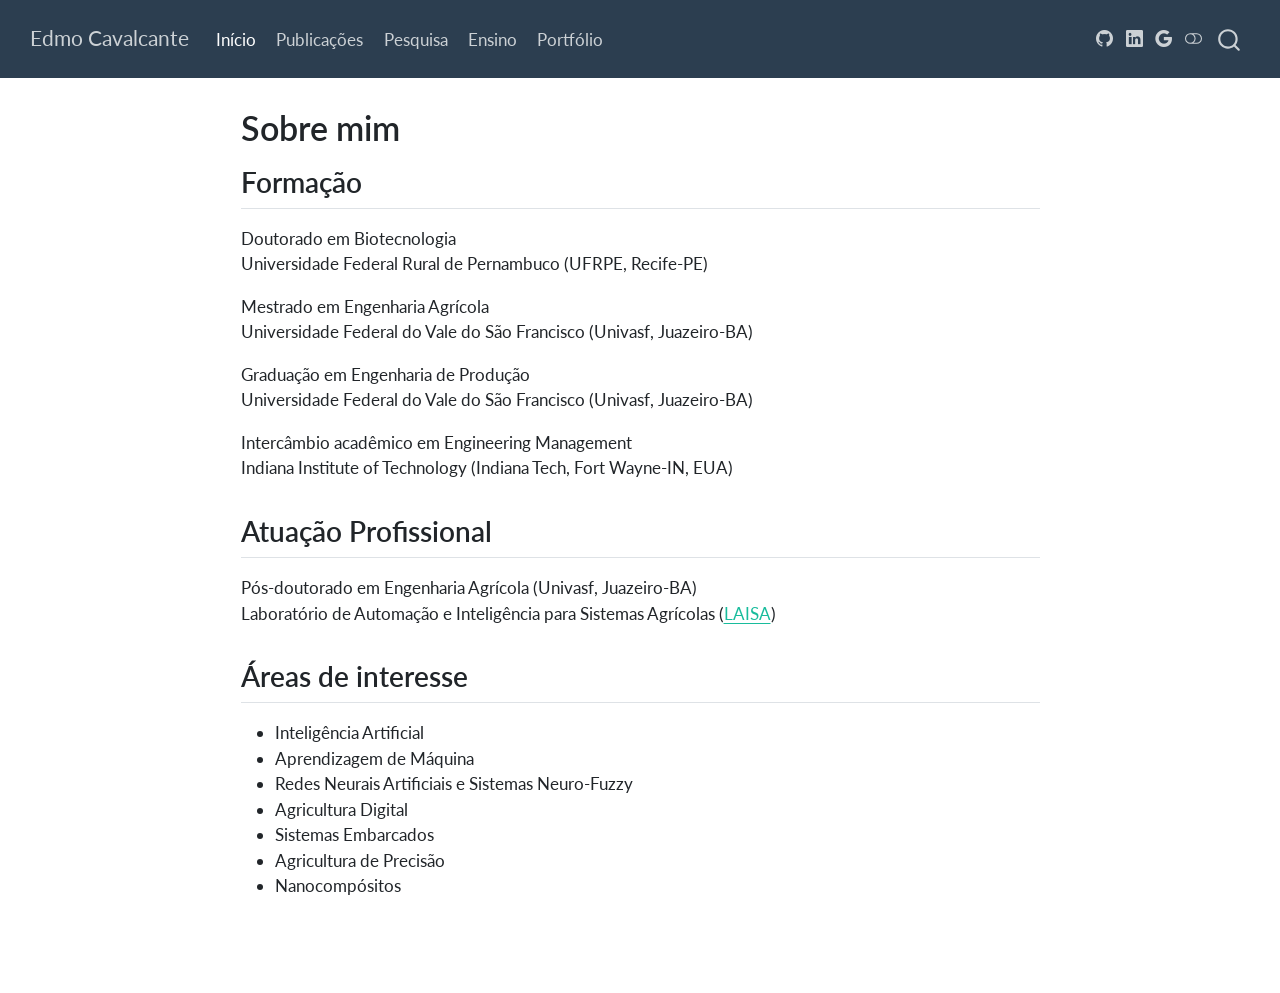
<file: index.html>
<!DOCTYPE html>
<html xmlns="http://www.w3.org/1999/xhtml" lang="pt" xml:lang="pt"><head>

<meta charset="utf-8">
<meta name="generator" content="quarto-1.10.18">

<meta name="viewport" content="width=device-width, initial-scale=1.0, user-scalable=yes">


<title>Sobre mim – Edmo Cavalcante</title>
<style>
/* Default styles provided by pandoc.
** See https://pandoc.org/MANUAL.html#variables-for-html for config info.
*/
span.smallcaps{font-variant: small-caps;}
div.columns{display: flex; gap: 1.5em;}
div.column{flex: auto;}
@media screen {
div.columns{gap: min(4vw, 1.5em);}
div.column{overflow-x: auto;}
}
div.hanging-indent{margin-left: 1.5em; text-indent: -1.5em;}
ul.task-list{list-style: none;}
ul.task-list li input[type="checkbox"] {
  width: 0.8em;
  margin: 0 0.8em 0.2em -1em; /* quarto-specific, see https://github.com/quarto-dev/quarto-cli/issues/4556 */ 
  vertical-align: middle;
}
</style>


<script src="site_libs/quarto-nav/quarto-nav.js"></script>
<script src="site_libs/quarto-nav/headroom.min.js"></script>
<script src="site_libs/clipboard/clipboard.min.js"></script>
<script src="site_libs/quarto-search/autocomplete.umd.js"></script>
<script src="site_libs/quarto-search/fuse.min.js"></script>
<script src="site_libs/quarto-search/quarto-search.js"></script>
<meta name="quarto:offset" content="./">
<script src="site_libs/quarto-html/quarto.js" type="module"></script>
<script src="site_libs/quarto-html/tabsets/tabsets.js" type="module"></script>
<script src="site_libs/quarto-html/popper.min.js"></script>
<script src="site_libs/quarto-html/tippy.umd.min.js"></script>
<script src="site_libs/quarto-html/anchor.min.js"></script>
<link href="site_libs/quarto-html/tippy.css" rel="stylesheet">
<link href="site_libs/quarto-html/quarto-syntax-highlighting-64a204ab8560d761af7679ceaba22944.css" rel="stylesheet" class="quarto-color-scheme" id="quarto-text-highlighting-styles">
<link href="site_libs/quarto-html/quarto-syntax-highlighting-dark-b85bc7c33db8c58e0ec93c3465666fed.css" rel="stylesheet" class="quarto-color-scheme quarto-color-alternate" id="quarto-text-highlighting-styles">
<link href="site_libs/quarto-html/quarto-syntax-highlighting-64a204ab8560d761af7679ceaba22944.css" rel="stylesheet" class="quarto-color-scheme-extra" id="quarto-text-highlighting-styles">
<script src="site_libs/bootstrap/bootstrap.min.js"></script>
<link href="site_libs/bootstrap/bootstrap-icons.css" rel="stylesheet">
<link href="site_libs/bootstrap/bootstrap-92404dd89b1444827012a9e3a58cda88.min.css" rel="stylesheet" append-hash="true" class="quarto-color-scheme" id="quarto-bootstrap" data-mode="light">
<link href="site_libs/bootstrap/bootstrap-dark-8b348f4b4b74a528bf910da1e8c5139e.min.css" rel="stylesheet" append-hash="true" class="quarto-color-scheme quarto-color-alternate" id="quarto-bootstrap" data-mode="dark">
<link href="site_libs/bootstrap/bootstrap-92404dd89b1444827012a9e3a58cda88.min.css" rel="stylesheet" append-hash="true" class="quarto-color-scheme-extra" id="quarto-bootstrap" data-mode="light">
<script id="quarto-search-options" type="application/json">{
  "location": "navbar",
  "copy-button": false,
  "collapse-after": 3,
  "panel-placement": "end",
  "type": "overlay",
  "limit": 50,
  "keyboard-shortcut": [
    "f",
    "/",
    "s"
  ],
  "show-item-context": false,
  "language": {
    "search-no-results-text": "Nenhum resultado",
    "search-matching-documents-text": "documentos correspondentes",
    "search-copy-link-title": "Copiar link para a busca",
    "search-hide-matches-text": "Esconder correspondências adicionais",
    "search-more-match-text": "mais correspondência neste documento",
    "search-more-matches-text": "mais correspondências neste documento",
    "search-clear-button-title": "Limpar",
    "search-text-placeholder": "",
    "search-detached-cancel-button-title": "Cancelar",
    "search-submit-button-title": "Enviar",
    "search-label": "Procurar"
  }
}</script>


<link rel="stylesheet" href="styles.css">
</head>

<body class="nav-fixed fullcontent quarto-light"><script id="quarto-html-before-body" type="application/javascript">
    const toggleBodyColorMode = (bsSheetEl) => {
      const mode = bsSheetEl.getAttribute("data-mode");
      const bodyEl = window.document.querySelector("body");
      if (mode === "dark") {
        bodyEl.classList.add("quarto-dark");
        bodyEl.classList.remove("quarto-light");
      } else {
        bodyEl.classList.add("quarto-light");
        bodyEl.classList.remove("quarto-dark");
      }
    }
    const toggleBodyColorPrimary = () => {
      const bsSheetEl = window.document.querySelector("link#quarto-bootstrap:not([rel=disabled-stylesheet])");
      if (bsSheetEl) {
        toggleBodyColorMode(bsSheetEl);
      }
    }
    const setColorSchemeToggle = (alternate) => {
      const toggles = window.document.querySelectorAll('.quarto-color-scheme-toggle');
      for (let i=0; i < toggles.length; i++) {
        const toggle = toggles[i];
        if (toggle) {
          if (alternate) {
            toggle.classList.add("alternate");
          } else {
            toggle.classList.remove("alternate");
          }
        }
      }
    };
    const toggleColorMode = (alternate) => {
      // Switch the stylesheets
      const primaryStylesheets = window.document.querySelectorAll('link.quarto-color-scheme:not(.quarto-color-alternate)');
      const alternateStylesheets = window.document.querySelectorAll('link.quarto-color-scheme.quarto-color-alternate');
      manageTransitions('#quarto-margin-sidebar .nav-link', false);
      if (alternate) {
        // note: dark is layered on light, we don't disable primary!
        enableStylesheet(alternateStylesheets);
        for (const sheetNode of alternateStylesheets) {
          if (sheetNode.id === "quarto-bootstrap") {
            toggleBodyColorMode(sheetNode);
          }
        }
      } else {
        disableStylesheet(alternateStylesheets);
        enableStylesheet(primaryStylesheets)
        toggleBodyColorPrimary();
      }
      manageTransitions('#quarto-margin-sidebar .nav-link', true);
      // Switch the toggles
      setColorSchemeToggle(alternate)
      // Hack to workaround the fact that safari doesn't
      // properly recolor the scrollbar when toggling (#1455)
      if (navigator.userAgent.indexOf('Safari') > 0 && navigator.userAgent.indexOf('Chrome') == -1) {
        manageTransitions("body", false);
        window.scrollTo(0, 1);
        setTimeout(() => {
          window.scrollTo(0, 0);
          manageTransitions("body", true);
        }, 40);
      }
    }
    const disableStylesheet = (stylesheets) => {
      for (let i=0; i < stylesheets.length; i++) {
        const stylesheet = stylesheets[i];
        stylesheet.rel = 'disabled-stylesheet';
      }
    }
    const enableStylesheet = (stylesheets) => {
      for (let i=0; i < stylesheets.length; i++) {
        const stylesheet = stylesheets[i];
        if(stylesheet.rel !== 'stylesheet') { // for Chrome, which will still FOUC without this check
          stylesheet.rel = 'stylesheet';
        }
      }
    }
    const manageTransitions = (selector, allowTransitions) => {
      const els = window.document.querySelectorAll(selector);
      for (let i=0; i < els.length; i++) {
        const el = els[i];
        if (allowTransitions) {
          el.classList.remove('notransition');
        } else {
          el.classList.add('notransition');
        }
      }
    }
    const isFileUrl = () => {
      return window.location.protocol === 'file:';
    }
    const hasAlternateSentinel = () => {
      let styleSentinel = getColorSchemeSentinel();
      if (styleSentinel !== null) {
        return styleSentinel === "alternate";
      } else {
        return false;
      }
    }
    const setStyleSentinel = (alternate) => {
      const value = alternate ? "alternate" : "default";
      if (!isFileUrl()) {
        window.localStorage.setItem("quarto-color-scheme", value);
      } else {
        localAlternateSentinel = value;
      }
    }
    const getColorSchemeSentinel = () => {
      if (!isFileUrl()) {
        const storageValue = window.localStorage.getItem("quarto-color-scheme");
        return storageValue != null ? storageValue : localAlternateSentinel;
      } else {
        return localAlternateSentinel;
      }
    }
    const toggleGiscusIfUsed = (isAlternate, darkModeDefault) => {
      const baseTheme = document.querySelector('#giscus-base-theme')?.value ?? 'light';
      const alternateTheme = document.querySelector('#giscus-alt-theme')?.value ?? 'dark';
      let newTheme = '';
      if(authorPrefersDark) {
        newTheme = isAlternate ? baseTheme : alternateTheme;
      } else {
        newTheme = isAlternate ? alternateTheme : baseTheme;
      }
      const changeGiscusTheme = () => {
        // From: https://github.com/giscus/giscus/issues/336
        const sendMessage = (message) => {
          const iframe = document.querySelector('iframe.giscus-frame');
          if (!iframe) return;
          iframe.contentWindow.postMessage({ giscus: message }, 'https://giscus.app');
        }
        sendMessage({
          setConfig: {
            theme: newTheme
          }
        });
      }
      const isGiscussLoaded = window.document.querySelector('iframe.giscus-frame') !== null;
      if (isGiscussLoaded) {
        changeGiscusTheme();
      }
    };
    const authorPrefersDark = false;
    const darkModeDefault = authorPrefersDark;
      document.querySelector('link#quarto-text-highlighting-styles.quarto-color-scheme-extra').rel = 'disabled-stylesheet';
      document.querySelector('link#quarto-bootstrap.quarto-color-scheme-extra').rel = 'disabled-stylesheet';
    let localAlternateSentinel = darkModeDefault ? 'alternate' : 'default';
    // Dark / light mode switch
    window.quartoToggleColorScheme = () => {
      // Read the current dark / light value
      let toAlternate = !hasAlternateSentinel();
      toggleColorMode(toAlternate);
      setStyleSentinel(toAlternate);
      toggleGiscusIfUsed(toAlternate, darkModeDefault);
      window.dispatchEvent(new Event('resize'));
    };
    // Switch to dark mode if need be
    if (hasAlternateSentinel()) {
      toggleColorMode(true);
    } else {
      toggleColorMode(false);
    }
  </script>

<div id="quarto-search-results"></div>
  <header id="quarto-header" class="headroom fixed-top">
    <nav class="navbar navbar-expand-lg " data-bs-theme="dark">
      <div class="navbar-container container-fluid">
      <div class="navbar-brand-container mx-auto">
    <a class="navbar-brand" href="./index.html">
    <span class="navbar-title">Edmo Cavalcante</span>
    </a>
  </div>
            <div id="quarto-search" class="" title="Procurar"></div>
          <button class="navbar-toggler" type="button" data-bs-toggle="collapse" data-bs-target="#navbarCollapse" aria-controls="navbarCollapse" role="menu" aria-expanded="false" aria-label="Alternar de navegação" onclick="if (window.quartoToggleHeadroom) { window.quartoToggleHeadroom(); }">
  <span class="navbar-toggler-icon"></span>
</button>
          <div class="collapse navbar-collapse" id="navbarCollapse">
            <ul class="navbar-nav navbar-nav-scroll me-auto">
  <li class="nav-item">
    <a class="nav-link active" href="./index.html" aria-current="page"> 
<span class="menu-text">Início</span></a>
  </li>  
  <li class="nav-item">
    <a class="nav-link" href="./publicacoes.html"> 
<span class="menu-text">Publicações</span></a>
  </li>  
  <li class="nav-item">
    <a class="nav-link" href="./pesquisa.qmd"> 
<span class="menu-text">Pesquisa</span></a>
  </li>  
  <li class="nav-item">
    <a class="nav-link" href="./ensino.html"> 
<span class="menu-text">Ensino</span></a>
  </li>  
  <li class="nav-item">
    <a class="nav-link" href="./portfolio.qmd"> 
<span class="menu-text">Portfólio</span></a>
  </li>  
</ul>
          </div> <!-- /navcollapse -->
            <div class="quarto-navbar-tools tools-wide">
    <a href="https://github.com/edmohmc" title="" class="quarto-navigation-tool px-1" aria-label=""><i class="bi bi-github"></i></a>
    <a href="https://linkedin.com/in/edsmohmc" title="" class="quarto-navigation-tool px-1" aria-label=""><i class="bi bi-linkedin"></i></a>
    <a href="https://scholar.google.com/citations?user=NYpZojwAAAAJ" title="" class="quarto-navigation-tool px-1" aria-label=""><i class="bi bi-google"></i></a>
  <a href="" class="quarto-color-scheme-toggle quarto-navigation-tool  px-1" onclick="window.quartoToggleColorScheme(); return false;" title="Alternar modo escuro"><i class="bi"></i></a>
</div>
      </div> <!-- /container-fluid -->
    </nav>
</header>
<!-- content -->
<div id="quarto-content" class="quarto-container page-columns page-rows-contents page-layout-article page-navbar">
<!-- sidebar -->
<!-- margin-sidebar -->
    
<!-- main -->
<main class="content" id="quarto-document-content">


<header id="title-block-header" class="quarto-title-block default">
<div class="quarto-title">
<h1 class="title">Sobre mim</h1>
</div>



<div class="quarto-title-meta">

    
  
    
  </div>
  


</header>


<section id="formação" class="level2">
<h2 class="anchored" data-anchor-id="formação">Formação</h2>
<p>Doutorado em Biotecnologia<br>
Universidade Federal Rural de Pernambuco (UFRPE, Recife-PE)</p>
<p>Mestrado em Engenharia Agrícola<br>
Universidade Federal do Vale do São Francisco (Univasf, Juazeiro-BA)</p>
<p>Graduação em Engenharia de Produção<br>
Universidade Federal do Vale do São Francisco (Univasf, Juazeiro-BA)</p>
<p>Intercâmbio acadêmico em Engineering Management<br>
Indiana Institute of Technology (Indiana Tech, Fort Wayne-IN, EUA)</p>
</section>
<section id="atuação-profissional" class="level2">
<h2 class="anchored" data-anchor-id="atuação-profissional">Atuação Profissional</h2>
<p>Pós-doutorado em Engenharia Agrícola (Univasf, Juazeiro-BA)<br>
Laboratório de Automação e Inteligência para Sistemas Agrícolas (<a href="https://www.instagram.com/laisa_univasf/">LAISA</a>)</p>
</section>
<section id="áreas-de-interesse" class="level2">
<h2 class="anchored" data-anchor-id="áreas-de-interesse">Áreas de interesse</h2>
<ul>
<li>Inteligência Artificial</li>
<li>Aprendizagem de Máquina</li>
<li>Redes Neurais Artificiais e Sistemas Neuro-Fuzzy</li>
<li>Agricultura Digital</li>
<li>Sistemas Embarcados</li>
<li>Agricultura de Precisão</li>
<li>Nanocompósitos</li>
</ul>


</section>

</main> <!-- /main -->
<script id="quarto-html-after-body" type="application/javascript">
  window.document.addEventListener("DOMContentLoaded", function (event) {
    // Ensure there is a toggle, if there isn't float one in the top right
    if (window.document.querySelector('.quarto-color-scheme-toggle') === null) {
      const a = window.document.createElement('a');
      a.classList.add('top-right');
      a.classList.add('quarto-color-scheme-toggle');
      a.href = "";
      a.onclick = function() { try { window.quartoToggleColorScheme(); } catch {} return false; };
      const i = window.document.createElement("i");
      i.classList.add('bi');
      a.appendChild(i);
      window.document.body.appendChild(a);
    }
    setColorSchemeToggle(hasAlternateSentinel())
    const icon = "";
    const anchorJS = new window.AnchorJS();
    anchorJS.options = {
      placement: 'right',
      icon: icon
    };
    anchorJS.add('.anchored');
    const isCodeAnnotation = (el) => {
      for (const clz of el.classList) {
        if (clz.startsWith('code-annotation-')) {                     
          return true;
        }
      }
      return false;
    }
    const onCopySuccess = function(e) {
      // button target
      const button = e.trigger;
      // don't keep focus
      button.blur();
      // flash "checked"
      button.classList.add('code-copy-button-checked');
      var currentTitle = button.getAttribute("title");
      button.setAttribute("title", "Copiada");
      let tooltip;
      if (window.bootstrap) {
        button.setAttribute("data-bs-toggle", "tooltip");
        button.setAttribute("data-bs-placement", "left");
        button.setAttribute("data-bs-title", "Copiada");
        tooltip = new bootstrap.Tooltip(button, 
          { trigger: "manual", 
            customClass: "code-copy-button-tooltip",
            offset: [0, -8]});
        tooltip.show();    
      }
      setTimeout(function() {
        if (tooltip) {
          tooltip.hide();
          button.removeAttribute("data-bs-title");
          button.removeAttribute("data-bs-toggle");
          button.removeAttribute("data-bs-placement");
        }
        button.setAttribute("title", currentTitle);
        button.classList.remove('code-copy-button-checked');
      }, 1000);
      // clear code selection
      e.clearSelection();
    }
    const getTextToCopy = function(trigger) {
      const outerScaffold = trigger.parentElement.cloneNode(true);
      const codeEl = outerScaffold.querySelector('code');
      for (const childEl of codeEl.children) {
        if (isCodeAnnotation(childEl)) {
          childEl.remove();
        }
      }
      return codeEl.innerText;
    }
    const clipboard = new window.ClipboardJS('.code-copy-button:not([data-in-quarto-modal])', {
      text: getTextToCopy
    });
    clipboard.on('success', onCopySuccess);
    if (window.document.getElementById('quarto-embedded-source-code-modal')) {
      const clipboardModal = new window.ClipboardJS('.code-copy-button[data-in-quarto-modal]', {
        text: getTextToCopy,
        container: window.document.getElementById('quarto-embedded-source-code-modal')
      });
      clipboardModal.on('success', onCopySuccess);
    }
      var localhostRegex = new RegExp(/^(?:http|https):\/\/localhost\:?[0-9]*\//);
      var mailtoRegex = new RegExp(/^mailto:/);
        var filterRegex = new RegExp('/' + window.location.host + '/');
      var isInternal = (href) => {
          return filterRegex.test(href) || localhostRegex.test(href) || mailtoRegex.test(href);
      }
      // Inspect non-navigation links and adorn them if external
     var links = window.document.querySelectorAll('a[href]:not(.nav-link):not(.navbar-brand):not(.toc-action):not(.sidebar-link):not(.sidebar-item-toggle):not(.pagination-link):not(.no-external):not([aria-hidden]):not(.dropdown-item):not(.quarto-navigation-tool):not(.about-link)');
      for (var i=0; i<links.length; i++) {
        const link = links[i];
        if (!isInternal(link.href)) {
          // undo the damage that might have been done by quarto-nav.js in the case of
          // links that we want to consider external
          if (link.dataset.originalHref !== undefined) {
            link.href = link.dataset.originalHref;
          }
        }
      }
    function tippyHover(el, contentFn, onTriggerFn, onUntriggerFn) {
      const config = {
        allowHTML: true,
        maxWidth: 500,
        delay: 100,
        arrow: false,
        appendTo: function(el) {
            return el.parentElement;
        },
        interactive: true,
        interactiveBorder: 10,
        theme: 'quarto',
        placement: 'bottom-start',
      };
      if (contentFn) {
        config.content = contentFn;
      }
      if (onTriggerFn) {
        config.onTrigger = onTriggerFn;
      }
      if (onUntriggerFn) {
        config.onUntrigger = onUntriggerFn;
      }
      window.tippy(el, config); 
    }
    const noterefs = window.document.querySelectorAll('a[role="doc-noteref"]');
    for (var i=0; i<noterefs.length; i++) {
      const ref = noterefs[i];
      tippyHover(ref, function() {
        // use id or data attribute instead here
        let href = ref.getAttribute('data-footnote-href') || ref.getAttribute('href');
        try { href = new URL(href).hash; } catch {}
        const id = href.replace(/^#\/?/, "");
        const note = window.document.getElementById(id);
        if (note) {
          return note.innerHTML;
        } else {
          return "";
        }
      });
    }
    const xrefs = window.document.querySelectorAll('a.quarto-xref');
    const processXRef = (id, note) => {
      // Strip column container classes
      const stripColumnClz = (el) => {
        el.classList.remove("page-full", "page-columns");
        if (el.children) {
          for (const child of el.children) {
            stripColumnClz(child);
          }
        }
      }
      stripColumnClz(note)
      if (id === null || id.startsWith('sec-')) {
        // Special case sections, only their first couple elements
        const container = document.createElement("div");
        if (note.children && note.children.length > 2) {
          container.appendChild(note.children[0].cloneNode(true));
          for (let i = 1; i < note.children.length; i++) {
            const child = note.children[i];
            if (child.tagName === "P" && child.innerText === "") {
              continue;
            } else {
              container.appendChild(child.cloneNode(true));
              break;
            }
          }
          if (window.Quarto?.typesetMath) {
            window.Quarto.typesetMath(container);
          }
          return container.innerHTML
        } else {
          if (window.Quarto?.typesetMath) {
            window.Quarto.typesetMath(note);
          }
          return note.innerHTML;
        }
      } else {
        // Remove any anchor links if they are present
        const anchorLink = note.querySelector('a.anchorjs-link');
        if (anchorLink) {
          anchorLink.remove();
        }
        if (window.Quarto?.typesetMath) {
          window.Quarto.typesetMath(note);
        }
        if (note.classList.contains("callout")) {
          return note.outerHTML;
        } else {
          return note.innerHTML;
        }
      }
    }
    for (var i=0; i<xrefs.length; i++) {
      const xref = xrefs[i];
      tippyHover(xref, undefined, function(instance) {
        instance.disable();
        let url = xref.getAttribute('href');
        let hash = undefined; 
        if (url.startsWith('#')) {
          hash = url;
        } else {
          try { hash = new URL(url).hash; } catch {}
        }
        if (hash) {
          const id = hash.replace(/^#\/?/, "");
          const note = window.document.getElementById(id);
          if (note !== null) {
            try {
              const html = processXRef(id, note.cloneNode(true));
              instance.setContent(html);
            } finally {
              instance.enable();
              instance.show();
            }
          } else {
            // See if we can fetch this
            fetch(url.split('#')[0])
            .then(res => res.text())
            .then(html => {
              const parser = new DOMParser();
              const htmlDoc = parser.parseFromString(html, "text/html");
              const note = htmlDoc.getElementById(id);
              if (note !== null) {
                const html = processXRef(id, note);
                instance.setContent(html);
              } 
            }).finally(() => {
              instance.enable();
              instance.show();
            });
          }
        } else {
          // See if we can fetch a full url (with no hash to target)
          // This is a special case and we should probably do some content thinning / targeting
          fetch(url)
          .then(res => res.text())
          .then(html => {
            const parser = new DOMParser();
            const htmlDoc = parser.parseFromString(html, "text/html");
            const note = htmlDoc.querySelector('main.content');
            if (note !== null) {
              // This should only happen for chapter cross references
              // (since there is no id in the URL)
              // remove the first header
              if (note.children.length > 0 && note.children[0].tagName === "HEADER") {
                note.children[0].remove();
              }
              const html = processXRef(null, note);
              instance.setContent(html);
            } 
          }).finally(() => {
            instance.enable();
            instance.show();
          });
        }
      }, function(instance) {
      });
    }
        let selectedAnnoteEl;
        const selectorForAnnotation = ( cell, annotation) => {
          let cellAttr = 'data-code-cell="' + cell + '"';
          let lineAttr = 'data-code-annotation="' +  annotation + '"';
          const selector = 'span[' + cellAttr + '][' + lineAttr + ']';
          return selector;
        }
        const selectCodeLines = (annoteEl) => {
          const doc = window.document;
          const targetCell = annoteEl.getAttribute("data-target-cell");
          const targetAnnotation = annoteEl.getAttribute("data-target-annotation");
          const annoteSpan = window.document.querySelector(selectorForAnnotation(targetCell, targetAnnotation));
          const lines = annoteSpan.getAttribute("data-code-lines").split(",");
          const lineIds = lines.map((line) => {
            return targetCell + "-" + line;
          })
          let top = null;
          let height = null;
          let parent = null;
          if (lineIds.length > 0) {
              //compute the position of the single el (top and bottom and make a div)
              const el = window.document.getElementById(lineIds[0]);
              top = el.offsetTop;
              height = el.offsetHeight;
              parent = el.parentElement.parentElement;
            if (lineIds.length > 1) {
              const lastEl = window.document.getElementById(lineIds[lineIds.length - 1]);
              const bottom = lastEl.offsetTop + lastEl.offsetHeight;
              height = bottom - top;
            }
            if (top !== null && height !== null && parent !== null) {
              // cook up a div (if necessary) and position it 
              let div = window.document.getElementById("code-annotation-line-highlight");
              if (div === null) {
                div = window.document.createElement("div");
                div.setAttribute("id", "code-annotation-line-highlight");
                div.style.position = 'absolute';
                parent.appendChild(div);
              }
              div.style.top = top - 2 + "px";
              div.style.height = height + 4 + "px";
              div.style.left = 0;
              let gutterDiv = window.document.getElementById("code-annotation-line-highlight-gutter");
              if (gutterDiv === null) {
                gutterDiv = window.document.createElement("div");
                gutterDiv.setAttribute("id", "code-annotation-line-highlight-gutter");
                gutterDiv.style.position = 'absolute';
                const codeCell = window.document.getElementById(targetCell);
                const gutter = codeCell.querySelector('.code-annotation-gutter');
                gutter.appendChild(gutterDiv);
              }
              gutterDiv.style.top = top - 2 + "px";
              gutterDiv.style.height = height + 4 + "px";
            }
            selectedAnnoteEl = annoteEl;
          }
        };
        const unselectCodeLines = () => {
          const elementsIds = ["code-annotation-line-highlight", "code-annotation-line-highlight-gutter"];
          elementsIds.forEach((elId) => {
            const div = window.document.getElementById(elId);
            if (div) {
              div.remove();
            }
          });
          selectedAnnoteEl = undefined;
        };
          // Handle positioning of the toggle
      window.addEventListener(
        "resize",
        throttle(() => {
          elRect = undefined;
          if (selectedAnnoteEl) {
            selectCodeLines(selectedAnnoteEl);
          }
        }, 10)
      );
      function throttle(fn, ms) {
      let throttle = false;
      let timer;
        return (...args) => {
          if(!throttle) { // first call gets through
              fn.apply(this, args);
              throttle = true;
          } else { // all the others get throttled
              if(timer) clearTimeout(timer); // cancel #2
              timer = setTimeout(() => {
                fn.apply(this, args);
                timer = throttle = false;
              }, ms);
          }
        };
      }
        // Attach click handler to the DT
        const annoteDls = window.document.querySelectorAll('dt[data-target-cell]');
        for (const annoteDlNode of annoteDls) {
          annoteDlNode.addEventListener('click', (event) => {
            const clickedEl = event.target;
            if (clickedEl !== selectedAnnoteEl) {
              unselectCodeLines();
              const activeEl = window.document.querySelector('dt[data-target-cell].code-annotation-active');
              if (activeEl) {
                activeEl.classList.remove('code-annotation-active');
              }
              selectCodeLines(clickedEl);
              clickedEl.classList.add('code-annotation-active');
            } else {
              // Unselect the line
              unselectCodeLines();
              clickedEl.classList.remove('code-annotation-active');
            }
          });
        }
    const findCites = (el) => {
      const parentEl = el.parentElement;
      if (parentEl) {
        const cites = parentEl.dataset.cites;
        if (cites) {
          return {
            el,
            cites: cites.split(' ')
          };
        } else {
          return findCites(el.parentElement)
        }
      } else {
        return undefined;
      }
    };
    var bibliorefs = window.document.querySelectorAll('a[role="doc-biblioref"]');
    for (var i=0; i<bibliorefs.length; i++) {
      const ref = bibliorefs[i];
      const citeInfo = findCites(ref);
      if (citeInfo) {
        tippyHover(citeInfo.el, function() {
          var popup = window.document.createElement('div');
          citeInfo.cites.forEach(function(cite) {
            var citeDiv = window.document.createElement('div');
            citeDiv.classList.add('hanging-indent');
            citeDiv.classList.add('csl-entry');
            var biblioDiv = window.document.getElementById('ref-' + cite);
            if (biblioDiv) {
              citeDiv.innerHTML = biblioDiv.innerHTML;
            }
            popup.appendChild(citeDiv);
          });
          return popup.innerHTML;
        });
      }
    }
  });
  </script>
</div> <!-- /content -->




</body></html>
</file>
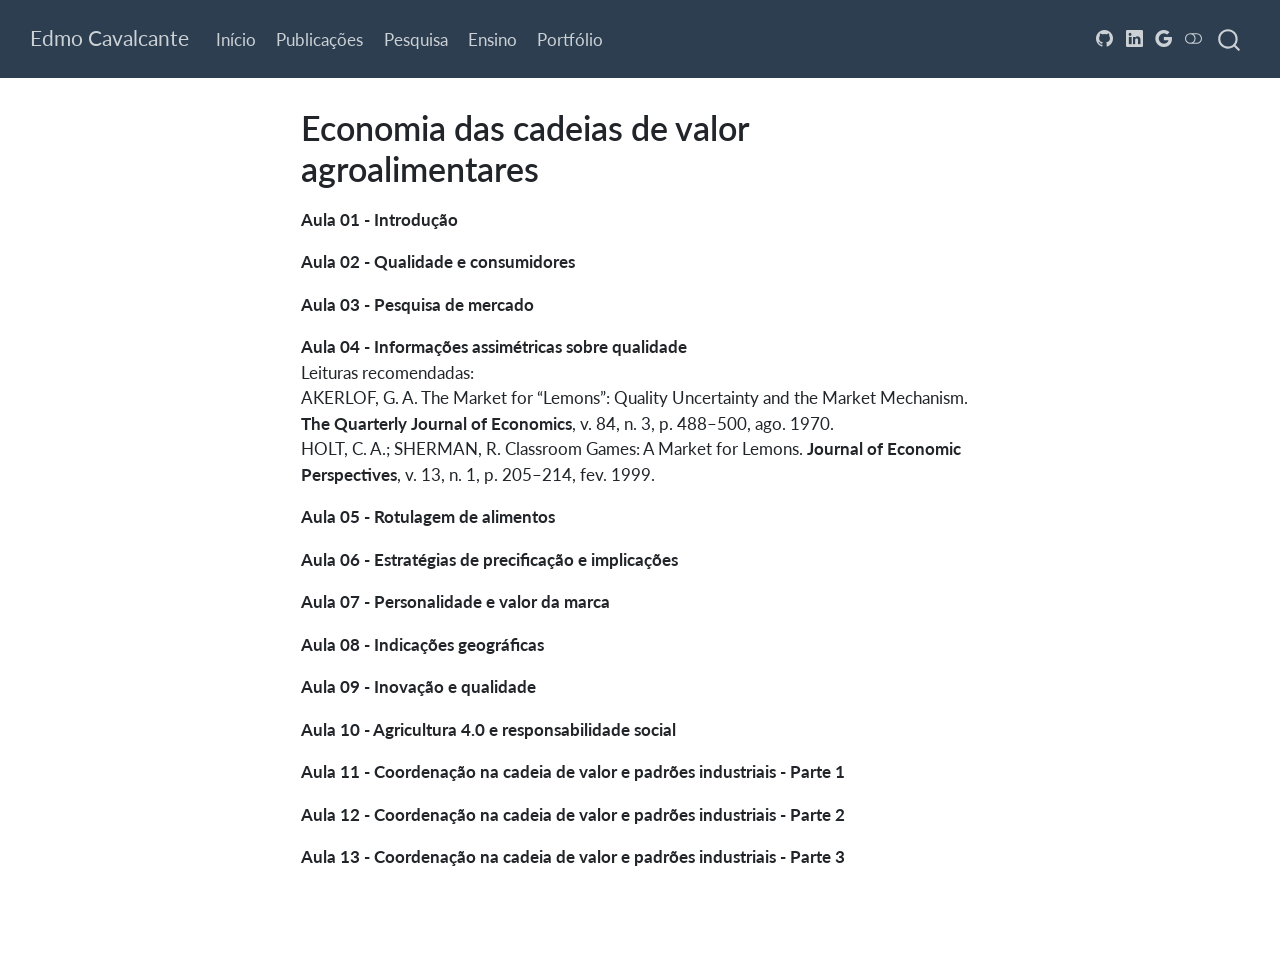
<file: ensino/cadeias-de-valor/index.html>
<!DOCTYPE html>
<html xmlns="http://www.w3.org/1999/xhtml" lang="pt" xml:lang="pt"><head>

<meta charset="utf-8">
<meta name="generator" content="quarto-1.10.18">

<meta name="viewport" content="width=device-width, initial-scale=1.0, user-scalable=yes">


<title>Economia das cadeias de valor agroalimentares – Edmo Cavalcante</title>
<style>
/* Default styles provided by pandoc.
** See https://pandoc.org/MANUAL.html#variables-for-html for config info.
*/
span.smallcaps{font-variant: small-caps;}
div.columns{display: flex; gap: 1.5em;}
div.column{flex: auto;}
@media screen {
div.columns{gap: min(4vw, 1.5em);}
div.column{overflow-x: auto;}
}
div.hanging-indent{margin-left: 1.5em; text-indent: -1.5em;}
ul.task-list{list-style: none;}
ul.task-list li input[type="checkbox"] {
  width: 0.8em;
  margin: 0 0.8em 0.2em -1em; /* quarto-specific, see https://github.com/quarto-dev/quarto-cli/issues/4556 */ 
  vertical-align: middle;
}
</style>


<script src="../../site_libs/quarto-nav/quarto-nav.js"></script>
<script src="../../site_libs/quarto-nav/headroom.min.js"></script>
<script src="../../site_libs/clipboard/clipboard.min.js"></script>
<script src="../../site_libs/quarto-search/autocomplete.umd.js"></script>
<script src="../../site_libs/quarto-search/fuse.min.js"></script>
<script src="../../site_libs/quarto-search/quarto-search.js"></script>
<meta name="quarto:offset" content="../../">
<script src="../../site_libs/quarto-html/quarto.js" type="module"></script>
<script src="../../site_libs/quarto-html/tabsets/tabsets.js" type="module"></script>
<script src="../../site_libs/quarto-html/popper.min.js"></script>
<script src="../../site_libs/quarto-html/tippy.umd.min.js"></script>
<script src="../../site_libs/quarto-html/anchor.min.js"></script>
<link href="../../site_libs/quarto-html/tippy.css" rel="stylesheet">
<link href="../../site_libs/quarto-html/quarto-syntax-highlighting-64a204ab8560d761af7679ceaba22944.css" rel="stylesheet" class="quarto-color-scheme" id="quarto-text-highlighting-styles">
<link href="../../site_libs/quarto-html/quarto-syntax-highlighting-dark-b85bc7c33db8c58e0ec93c3465666fed.css" rel="stylesheet" class="quarto-color-scheme quarto-color-alternate" id="quarto-text-highlighting-styles">
<link href="../../site_libs/quarto-html/quarto-syntax-highlighting-64a204ab8560d761af7679ceaba22944.css" rel="stylesheet" class="quarto-color-scheme-extra" id="quarto-text-highlighting-styles">
<script src="../../site_libs/bootstrap/bootstrap.min.js"></script>
<link href="../../site_libs/bootstrap/bootstrap-icons.css" rel="stylesheet">
<link href="../../site_libs/bootstrap/bootstrap-92404dd89b1444827012a9e3a58cda88.min.css" rel="stylesheet" append-hash="true" class="quarto-color-scheme" id="quarto-bootstrap" data-mode="light">
<link href="../../site_libs/bootstrap/bootstrap-dark-8b348f4b4b74a528bf910da1e8c5139e.min.css" rel="stylesheet" append-hash="true" class="quarto-color-scheme quarto-color-alternate" id="quarto-bootstrap" data-mode="dark">
<link href="../../site_libs/bootstrap/bootstrap-92404dd89b1444827012a9e3a58cda88.min.css" rel="stylesheet" append-hash="true" class="quarto-color-scheme-extra" id="quarto-bootstrap" data-mode="light">
<script id="quarto-search-options" type="application/json">{
  "location": "navbar",
  "copy-button": false,
  "collapse-after": 3,
  "panel-placement": "end",
  "type": "overlay",
  "limit": 50,
  "keyboard-shortcut": [
    "f",
    "/",
    "s"
  ],
  "show-item-context": false,
  "language": {
    "search-no-results-text": "Nenhum resultado",
    "search-matching-documents-text": "documentos correspondentes",
    "search-copy-link-title": "Copiar link para a busca",
    "search-hide-matches-text": "Esconder correspondências adicionais",
    "search-more-match-text": "mais correspondência neste documento",
    "search-more-matches-text": "mais correspondências neste documento",
    "search-clear-button-title": "Limpar",
    "search-text-placeholder": "",
    "search-detached-cancel-button-title": "Cancelar",
    "search-submit-button-title": "Enviar",
    "search-label": "Procurar"
  }
}</script>


<link rel="stylesheet" href="../../styles.css">
</head>

<body class="floating nav-fixed quarto-light"><script id="quarto-html-before-body" type="application/javascript">
    const toggleBodyColorMode = (bsSheetEl) => {
      const mode = bsSheetEl.getAttribute("data-mode");
      const bodyEl = window.document.querySelector("body");
      if (mode === "dark") {
        bodyEl.classList.add("quarto-dark");
        bodyEl.classList.remove("quarto-light");
      } else {
        bodyEl.classList.add("quarto-light");
        bodyEl.classList.remove("quarto-dark");
      }
    }
    const toggleBodyColorPrimary = () => {
      const bsSheetEl = window.document.querySelector("link#quarto-bootstrap:not([rel=disabled-stylesheet])");
      if (bsSheetEl) {
        toggleBodyColorMode(bsSheetEl);
      }
    }
    const setColorSchemeToggle = (alternate) => {
      const toggles = window.document.querySelectorAll('.quarto-color-scheme-toggle');
      for (let i=0; i < toggles.length; i++) {
        const toggle = toggles[i];
        if (toggle) {
          if (alternate) {
            toggle.classList.add("alternate");
          } else {
            toggle.classList.remove("alternate");
          }
        }
      }
    };
    const toggleColorMode = (alternate) => {
      // Switch the stylesheets
      const primaryStylesheets = window.document.querySelectorAll('link.quarto-color-scheme:not(.quarto-color-alternate)');
      const alternateStylesheets = window.document.querySelectorAll('link.quarto-color-scheme.quarto-color-alternate');
      manageTransitions('#quarto-margin-sidebar .nav-link', false);
      if (alternate) {
        // note: dark is layered on light, we don't disable primary!
        enableStylesheet(alternateStylesheets);
        for (const sheetNode of alternateStylesheets) {
          if (sheetNode.id === "quarto-bootstrap") {
            toggleBodyColorMode(sheetNode);
          }
        }
      } else {
        disableStylesheet(alternateStylesheets);
        enableStylesheet(primaryStylesheets)
        toggleBodyColorPrimary();
      }
      manageTransitions('#quarto-margin-sidebar .nav-link', true);
      // Switch the toggles
      setColorSchemeToggle(alternate)
      // Hack to workaround the fact that safari doesn't
      // properly recolor the scrollbar when toggling (#1455)
      if (navigator.userAgent.indexOf('Safari') > 0 && navigator.userAgent.indexOf('Chrome') == -1) {
        manageTransitions("body", false);
        window.scrollTo(0, 1);
        setTimeout(() => {
          window.scrollTo(0, 0);
          manageTransitions("body", true);
        }, 40);
      }
    }
    const disableStylesheet = (stylesheets) => {
      for (let i=0; i < stylesheets.length; i++) {
        const stylesheet = stylesheets[i];
        stylesheet.rel = 'disabled-stylesheet';
      }
    }
    const enableStylesheet = (stylesheets) => {
      for (let i=0; i < stylesheets.length; i++) {
        const stylesheet = stylesheets[i];
        if(stylesheet.rel !== 'stylesheet') { // for Chrome, which will still FOUC without this check
          stylesheet.rel = 'stylesheet';
        }
      }
    }
    const manageTransitions = (selector, allowTransitions) => {
      const els = window.document.querySelectorAll(selector);
      for (let i=0; i < els.length; i++) {
        const el = els[i];
        if (allowTransitions) {
          el.classList.remove('notransition');
        } else {
          el.classList.add('notransition');
        }
      }
    }
    const isFileUrl = () => {
      return window.location.protocol === 'file:';
    }
    const hasAlternateSentinel = () => {
      let styleSentinel = getColorSchemeSentinel();
      if (styleSentinel !== null) {
        return styleSentinel === "alternate";
      } else {
        return false;
      }
    }
    const setStyleSentinel = (alternate) => {
      const value = alternate ? "alternate" : "default";
      if (!isFileUrl()) {
        window.localStorage.setItem("quarto-color-scheme", value);
      } else {
        localAlternateSentinel = value;
      }
    }
    const getColorSchemeSentinel = () => {
      if (!isFileUrl()) {
        const storageValue = window.localStorage.getItem("quarto-color-scheme");
        return storageValue != null ? storageValue : localAlternateSentinel;
      } else {
        return localAlternateSentinel;
      }
    }
    const toggleGiscusIfUsed = (isAlternate, darkModeDefault) => {
      const baseTheme = document.querySelector('#giscus-base-theme')?.value ?? 'light';
      const alternateTheme = document.querySelector('#giscus-alt-theme')?.value ?? 'dark';
      let newTheme = '';
      if(authorPrefersDark) {
        newTheme = isAlternate ? baseTheme : alternateTheme;
      } else {
        newTheme = isAlternate ? alternateTheme : baseTheme;
      }
      const changeGiscusTheme = () => {
        // From: https://github.com/giscus/giscus/issues/336
        const sendMessage = (message) => {
          const iframe = document.querySelector('iframe.giscus-frame');
          if (!iframe) return;
          iframe.contentWindow.postMessage({ giscus: message }, 'https://giscus.app');
        }
        sendMessage({
          setConfig: {
            theme: newTheme
          }
        });
      }
      const isGiscussLoaded = window.document.querySelector('iframe.giscus-frame') !== null;
      if (isGiscussLoaded) {
        changeGiscusTheme();
      }
    };
    const authorPrefersDark = false;
    const darkModeDefault = authorPrefersDark;
      document.querySelector('link#quarto-text-highlighting-styles.quarto-color-scheme-extra').rel = 'disabled-stylesheet';
      document.querySelector('link#quarto-bootstrap.quarto-color-scheme-extra').rel = 'disabled-stylesheet';
    let localAlternateSentinel = darkModeDefault ? 'alternate' : 'default';
    // Dark / light mode switch
    window.quartoToggleColorScheme = () => {
      // Read the current dark / light value
      let toAlternate = !hasAlternateSentinel();
      toggleColorMode(toAlternate);
      setStyleSentinel(toAlternate);
      toggleGiscusIfUsed(toAlternate, darkModeDefault);
      window.dispatchEvent(new Event('resize'));
    };
    // Switch to dark mode if need be
    if (hasAlternateSentinel()) {
      toggleColorMode(true);
    } else {
      toggleColorMode(false);
    }
  </script>

<div id="quarto-search-results"></div>
  <header id="quarto-header" class="headroom fixed-top">
    <nav class="navbar navbar-expand-lg " data-bs-theme="dark">
      <div class="navbar-container container-fluid">
      <div class="navbar-brand-container mx-auto">
    <a class="navbar-brand" href="../../index.html">
    <span class="navbar-title">Edmo Cavalcante</span>
    </a>
  </div>
            <div id="quarto-search" class="" title="Procurar"></div>
          <button class="navbar-toggler" type="button" data-bs-toggle="collapse" data-bs-target="#navbarCollapse" aria-controls="navbarCollapse" role="menu" aria-expanded="false" aria-label="Alternar de navegação" onclick="if (window.quartoToggleHeadroom) { window.quartoToggleHeadroom(); }">
  <span class="navbar-toggler-icon"></span>
</button>
          <div class="collapse navbar-collapse" id="navbarCollapse">
            <ul class="navbar-nav navbar-nav-scroll me-auto">
  <li class="nav-item">
    <a class="nav-link" href="../../index.html"> 
<span class="menu-text">Início</span></a>
  </li>  
  <li class="nav-item">
    <a class="nav-link" href="../../publicacoes.html"> 
<span class="menu-text">Publicações</span></a>
  </li>  
  <li class="nav-item">
    <a class="nav-link" href="../../pesquisa.qmd"> 
<span class="menu-text">Pesquisa</span></a>
  </li>  
  <li class="nav-item">
    <a class="nav-link" href="../../ensino.html"> 
<span class="menu-text">Ensino</span></a>
  </li>  
  <li class="nav-item">
    <a class="nav-link" href="../../portfolio.qmd"> 
<span class="menu-text">Portfólio</span></a>
  </li>  
</ul>
          </div> <!-- /navcollapse -->
            <div class="quarto-navbar-tools tools-wide">
    <a href="https://github.com/edmohmc" title="" class="quarto-navigation-tool px-1" aria-label=""><i class="bi bi-github"></i></a>
    <a href="https://linkedin.com/in/edsmohmc" title="" class="quarto-navigation-tool px-1" aria-label=""><i class="bi bi-linkedin"></i></a>
    <a href="https://scholar.google.com/citations?user=NYpZojwAAAAJ" title="" class="quarto-navigation-tool px-1" aria-label=""><i class="bi bi-google"></i></a>
  <a href="" class="quarto-color-scheme-toggle quarto-navigation-tool  px-1" onclick="window.quartoToggleColorScheme(); return false;" title="Alternar modo escuro"><i class="bi"></i></a>
</div>
      </div> <!-- /container-fluid -->
    </nav>
</header>
<!-- content -->
<div id="quarto-content" class="quarto-container page-columns page-rows-contents page-layout-article page-navbar">
<!-- sidebar -->
  <nav id="quarto-sidebar" class="sidebar collapse collapse-horizontal quarto-sidebar-collapse-item sidebar-navigation floating overflow-auto">
    
</nav>
<div id="quarto-sidebar-glass" class="quarto-sidebar-collapse-item" data-bs-toggle="collapse" data-bs-target=".quarto-sidebar-collapse-item"></div>
<!-- margin-sidebar -->
    <div id="quarto-margin-sidebar" class="sidebar margin-sidebar zindex-bottom">
    </div>
<!-- main -->
<main class="content" id="quarto-document-content">


<header id="title-block-header" class="quarto-title-block default">
<div class="quarto-title">
<h1 class="title">Economia das cadeias de valor agroalimentares</h1>
</div>



<div class="quarto-title-meta">

    
  
    
  </div>
  


</header>


<p><strong>Aula 01 - Introdução</strong></p>
<p><strong>Aula 02 - Qualidade e consumidores</strong></p>
<p><strong>Aula 03 - Pesquisa de mercado</strong></p>
<p><strong>Aula 04 - Informações assimétricas sobre qualidade</strong><br>
Leituras recomendadas:<br>
AKERLOF, G. A. The Market for “Lemons”: Quality Uncertainty and the Market Mechanism. <strong>The Quarterly Journal of Economics</strong>, v. 84, n.&nbsp;3, p.&nbsp;488–500, ago. 1970.<br>
HOLT, C. A.; SHERMAN, R. Classroom Games: A Market for Lemons. <strong>Journal of Economic Perspectives</strong>, v. 13, n.&nbsp;1, p.&nbsp;205–214, fev. 1999.</p>
<p><strong>Aula 05 - Rotulagem de alimentos</strong></p>
<p><strong>Aula 06 - Estratégias de precificação e implicações</strong></p>
<p><strong>Aula 07 - Personalidade e valor da marca</strong></p>
<p><strong>Aula 08 - Indicações geográficas</strong></p>
<p><strong>Aula 09 - Inovação e qualidade</strong></p>
<p><strong>Aula 10 - Agricultura 4.0 e responsabilidade social</strong></p>
<p><strong>Aula 11 - Coordenação na cadeia de valor e padrões industriais - Parte 1</strong></p>
<p><strong>Aula 12 - Coordenação na cadeia de valor e padrões industriais - Parte 2</strong></p>
<p><strong>Aula 13 - Coordenação na cadeia de valor e padrões industriais - Parte 3</strong></p>



</main> <!-- /main -->
<script id="quarto-html-after-body" type="application/javascript">
  window.document.addEventListener("DOMContentLoaded", function (event) {
    // Ensure there is a toggle, if there isn't float one in the top right
    if (window.document.querySelector('.quarto-color-scheme-toggle') === null) {
      const a = window.document.createElement('a');
      a.classList.add('top-right');
      a.classList.add('quarto-color-scheme-toggle');
      a.href = "";
      a.onclick = function() { try { window.quartoToggleColorScheme(); } catch {} return false; };
      const i = window.document.createElement("i");
      i.classList.add('bi');
      a.appendChild(i);
      window.document.body.appendChild(a);
    }
    setColorSchemeToggle(hasAlternateSentinel())
    const icon = "";
    const anchorJS = new window.AnchorJS();
    anchorJS.options = {
      placement: 'right',
      icon: icon
    };
    anchorJS.add('.anchored');
    const isCodeAnnotation = (el) => {
      for (const clz of el.classList) {
        if (clz.startsWith('code-annotation-')) {                     
          return true;
        }
      }
      return false;
    }
    const onCopySuccess = function(e) {
      // button target
      const button = e.trigger;
      // don't keep focus
      button.blur();
      // flash "checked"
      button.classList.add('code-copy-button-checked');
      var currentTitle = button.getAttribute("title");
      button.setAttribute("title", "Copiada");
      let tooltip;
      if (window.bootstrap) {
        button.setAttribute("data-bs-toggle", "tooltip");
        button.setAttribute("data-bs-placement", "left");
        button.setAttribute("data-bs-title", "Copiada");
        tooltip = new bootstrap.Tooltip(button, 
          { trigger: "manual", 
            customClass: "code-copy-button-tooltip",
            offset: [0, -8]});
        tooltip.show();    
      }
      setTimeout(function() {
        if (tooltip) {
          tooltip.hide();
          button.removeAttribute("data-bs-title");
          button.removeAttribute("data-bs-toggle");
          button.removeAttribute("data-bs-placement");
        }
        button.setAttribute("title", currentTitle);
        button.classList.remove('code-copy-button-checked');
      }, 1000);
      // clear code selection
      e.clearSelection();
    }
    const getTextToCopy = function(trigger) {
      const outerScaffold = trigger.parentElement.cloneNode(true);
      const codeEl = outerScaffold.querySelector('code');
      for (const childEl of codeEl.children) {
        if (isCodeAnnotation(childEl)) {
          childEl.remove();
        }
      }
      return codeEl.innerText;
    }
    const clipboard = new window.ClipboardJS('.code-copy-button:not([data-in-quarto-modal])', {
      text: getTextToCopy
    });
    clipboard.on('success', onCopySuccess);
    if (window.document.getElementById('quarto-embedded-source-code-modal')) {
      const clipboardModal = new window.ClipboardJS('.code-copy-button[data-in-quarto-modal]', {
        text: getTextToCopy,
        container: window.document.getElementById('quarto-embedded-source-code-modal')
      });
      clipboardModal.on('success', onCopySuccess);
    }
      var localhostRegex = new RegExp(/^(?:http|https):\/\/localhost\:?[0-9]*\//);
      var mailtoRegex = new RegExp(/^mailto:/);
        var filterRegex = new RegExp('/' + window.location.host + '/');
      var isInternal = (href) => {
          return filterRegex.test(href) || localhostRegex.test(href) || mailtoRegex.test(href);
      }
      // Inspect non-navigation links and adorn them if external
     var links = window.document.querySelectorAll('a[href]:not(.nav-link):not(.navbar-brand):not(.toc-action):not(.sidebar-link):not(.sidebar-item-toggle):not(.pagination-link):not(.no-external):not([aria-hidden]):not(.dropdown-item):not(.quarto-navigation-tool):not(.about-link)');
      for (var i=0; i<links.length; i++) {
        const link = links[i];
        if (!isInternal(link.href)) {
          // undo the damage that might have been done by quarto-nav.js in the case of
          // links that we want to consider external
          if (link.dataset.originalHref !== undefined) {
            link.href = link.dataset.originalHref;
          }
        }
      }
    function tippyHover(el, contentFn, onTriggerFn, onUntriggerFn) {
      const config = {
        allowHTML: true,
        maxWidth: 500,
        delay: 100,
        arrow: false,
        appendTo: function(el) {
            return el.parentElement;
        },
        interactive: true,
        interactiveBorder: 10,
        theme: 'quarto',
        placement: 'bottom-start',
      };
      if (contentFn) {
        config.content = contentFn;
      }
      if (onTriggerFn) {
        config.onTrigger = onTriggerFn;
      }
      if (onUntriggerFn) {
        config.onUntrigger = onUntriggerFn;
      }
      window.tippy(el, config); 
    }
    const noterefs = window.document.querySelectorAll('a[role="doc-noteref"]');
    for (var i=0; i<noterefs.length; i++) {
      const ref = noterefs[i];
      tippyHover(ref, function() {
        // use id or data attribute instead here
        let href = ref.getAttribute('data-footnote-href') || ref.getAttribute('href');
        try { href = new URL(href).hash; } catch {}
        const id = href.replace(/^#\/?/, "");
        const note = window.document.getElementById(id);
        if (note) {
          return note.innerHTML;
        } else {
          return "";
        }
      });
    }
    const xrefs = window.document.querySelectorAll('a.quarto-xref');
    const processXRef = (id, note) => {
      // Strip column container classes
      const stripColumnClz = (el) => {
        el.classList.remove("page-full", "page-columns");
        if (el.children) {
          for (const child of el.children) {
            stripColumnClz(child);
          }
        }
      }
      stripColumnClz(note)
      if (id === null || id.startsWith('sec-')) {
        // Special case sections, only their first couple elements
        const container = document.createElement("div");
        if (note.children && note.children.length > 2) {
          container.appendChild(note.children[0].cloneNode(true));
          for (let i = 1; i < note.children.length; i++) {
            const child = note.children[i];
            if (child.tagName === "P" && child.innerText === "") {
              continue;
            } else {
              container.appendChild(child.cloneNode(true));
              break;
            }
          }
          if (window.Quarto?.typesetMath) {
            window.Quarto.typesetMath(container);
          }
          return container.innerHTML
        } else {
          if (window.Quarto?.typesetMath) {
            window.Quarto.typesetMath(note);
          }
          return note.innerHTML;
        }
      } else {
        // Remove any anchor links if they are present
        const anchorLink = note.querySelector('a.anchorjs-link');
        if (anchorLink) {
          anchorLink.remove();
        }
        if (window.Quarto?.typesetMath) {
          window.Quarto.typesetMath(note);
        }
        if (note.classList.contains("callout")) {
          return note.outerHTML;
        } else {
          return note.innerHTML;
        }
      }
    }
    for (var i=0; i<xrefs.length; i++) {
      const xref = xrefs[i];
      tippyHover(xref, undefined, function(instance) {
        instance.disable();
        let url = xref.getAttribute('href');
        let hash = undefined; 
        if (url.startsWith('#')) {
          hash = url;
        } else {
          try { hash = new URL(url).hash; } catch {}
        }
        if (hash) {
          const id = hash.replace(/^#\/?/, "");
          const note = window.document.getElementById(id);
          if (note !== null) {
            try {
              const html = processXRef(id, note.cloneNode(true));
              instance.setContent(html);
            } finally {
              instance.enable();
              instance.show();
            }
          } else {
            // See if we can fetch this
            fetch(url.split('#')[0])
            .then(res => res.text())
            .then(html => {
              const parser = new DOMParser();
              const htmlDoc = parser.parseFromString(html, "text/html");
              const note = htmlDoc.getElementById(id);
              if (note !== null) {
                const html = processXRef(id, note);
                instance.setContent(html);
              } 
            }).finally(() => {
              instance.enable();
              instance.show();
            });
          }
        } else {
          // See if we can fetch a full url (with no hash to target)
          // This is a special case and we should probably do some content thinning / targeting
          fetch(url)
          .then(res => res.text())
          .then(html => {
            const parser = new DOMParser();
            const htmlDoc = parser.parseFromString(html, "text/html");
            const note = htmlDoc.querySelector('main.content');
            if (note !== null) {
              // This should only happen for chapter cross references
              // (since there is no id in the URL)
              // remove the first header
              if (note.children.length > 0 && note.children[0].tagName === "HEADER") {
                note.children[0].remove();
              }
              const html = processXRef(null, note);
              instance.setContent(html);
            } 
          }).finally(() => {
            instance.enable();
            instance.show();
          });
        }
      }, function(instance) {
      });
    }
        let selectedAnnoteEl;
        const selectorForAnnotation = ( cell, annotation) => {
          let cellAttr = 'data-code-cell="' + cell + '"';
          let lineAttr = 'data-code-annotation="' +  annotation + '"';
          const selector = 'span[' + cellAttr + '][' + lineAttr + ']';
          return selector;
        }
        const selectCodeLines = (annoteEl) => {
          const doc = window.document;
          const targetCell = annoteEl.getAttribute("data-target-cell");
          const targetAnnotation = annoteEl.getAttribute("data-target-annotation");
          const annoteSpan = window.document.querySelector(selectorForAnnotation(targetCell, targetAnnotation));
          const lines = annoteSpan.getAttribute("data-code-lines").split(",");
          const lineIds = lines.map((line) => {
            return targetCell + "-" + line;
          })
          let top = null;
          let height = null;
          let parent = null;
          if (lineIds.length > 0) {
              //compute the position of the single el (top and bottom and make a div)
              const el = window.document.getElementById(lineIds[0]);
              top = el.offsetTop;
              height = el.offsetHeight;
              parent = el.parentElement.parentElement;
            if (lineIds.length > 1) {
              const lastEl = window.document.getElementById(lineIds[lineIds.length - 1]);
              const bottom = lastEl.offsetTop + lastEl.offsetHeight;
              height = bottom - top;
            }
            if (top !== null && height !== null && parent !== null) {
              // cook up a div (if necessary) and position it 
              let div = window.document.getElementById("code-annotation-line-highlight");
              if (div === null) {
                div = window.document.createElement("div");
                div.setAttribute("id", "code-annotation-line-highlight");
                div.style.position = 'absolute';
                parent.appendChild(div);
              }
              div.style.top = top - 2 + "px";
              div.style.height = height + 4 + "px";
              div.style.left = 0;
              let gutterDiv = window.document.getElementById("code-annotation-line-highlight-gutter");
              if (gutterDiv === null) {
                gutterDiv = window.document.createElement("div");
                gutterDiv.setAttribute("id", "code-annotation-line-highlight-gutter");
                gutterDiv.style.position = 'absolute';
                const codeCell = window.document.getElementById(targetCell);
                const gutter = codeCell.querySelector('.code-annotation-gutter');
                gutter.appendChild(gutterDiv);
              }
              gutterDiv.style.top = top - 2 + "px";
              gutterDiv.style.height = height + 4 + "px";
            }
            selectedAnnoteEl = annoteEl;
          }
        };
        const unselectCodeLines = () => {
          const elementsIds = ["code-annotation-line-highlight", "code-annotation-line-highlight-gutter"];
          elementsIds.forEach((elId) => {
            const div = window.document.getElementById(elId);
            if (div) {
              div.remove();
            }
          });
          selectedAnnoteEl = undefined;
        };
          // Handle positioning of the toggle
      window.addEventListener(
        "resize",
        throttle(() => {
          elRect = undefined;
          if (selectedAnnoteEl) {
            selectCodeLines(selectedAnnoteEl);
          }
        }, 10)
      );
      function throttle(fn, ms) {
      let throttle = false;
      let timer;
        return (...args) => {
          if(!throttle) { // first call gets through
              fn.apply(this, args);
              throttle = true;
          } else { // all the others get throttled
              if(timer) clearTimeout(timer); // cancel #2
              timer = setTimeout(() => {
                fn.apply(this, args);
                timer = throttle = false;
              }, ms);
          }
        };
      }
        // Attach click handler to the DT
        const annoteDls = window.document.querySelectorAll('dt[data-target-cell]');
        for (const annoteDlNode of annoteDls) {
          annoteDlNode.addEventListener('click', (event) => {
            const clickedEl = event.target;
            if (clickedEl !== selectedAnnoteEl) {
              unselectCodeLines();
              const activeEl = window.document.querySelector('dt[data-target-cell].code-annotation-active');
              if (activeEl) {
                activeEl.classList.remove('code-annotation-active');
              }
              selectCodeLines(clickedEl);
              clickedEl.classList.add('code-annotation-active');
            } else {
              // Unselect the line
              unselectCodeLines();
              clickedEl.classList.remove('code-annotation-active');
            }
          });
        }
    const findCites = (el) => {
      const parentEl = el.parentElement;
      if (parentEl) {
        const cites = parentEl.dataset.cites;
        if (cites) {
          return {
            el,
            cites: cites.split(' ')
          };
        } else {
          return findCites(el.parentElement)
        }
      } else {
        return undefined;
      }
    };
    var bibliorefs = window.document.querySelectorAll('a[role="doc-biblioref"]');
    for (var i=0; i<bibliorefs.length; i++) {
      const ref = bibliorefs[i];
      const citeInfo = findCites(ref);
      if (citeInfo) {
        tippyHover(citeInfo.el, function() {
          var popup = window.document.createElement('div');
          citeInfo.cites.forEach(function(cite) {
            var citeDiv = window.document.createElement('div');
            citeDiv.classList.add('hanging-indent');
            citeDiv.classList.add('csl-entry');
            var biblioDiv = window.document.getElementById('ref-' + cite);
            if (biblioDiv) {
              citeDiv.innerHTML = biblioDiv.innerHTML;
            }
            popup.appendChild(citeDiv);
          });
          return popup.innerHTML;
        });
      }
    }
  });
  </script>
</div> <!-- /content -->




</body></html>
</file>
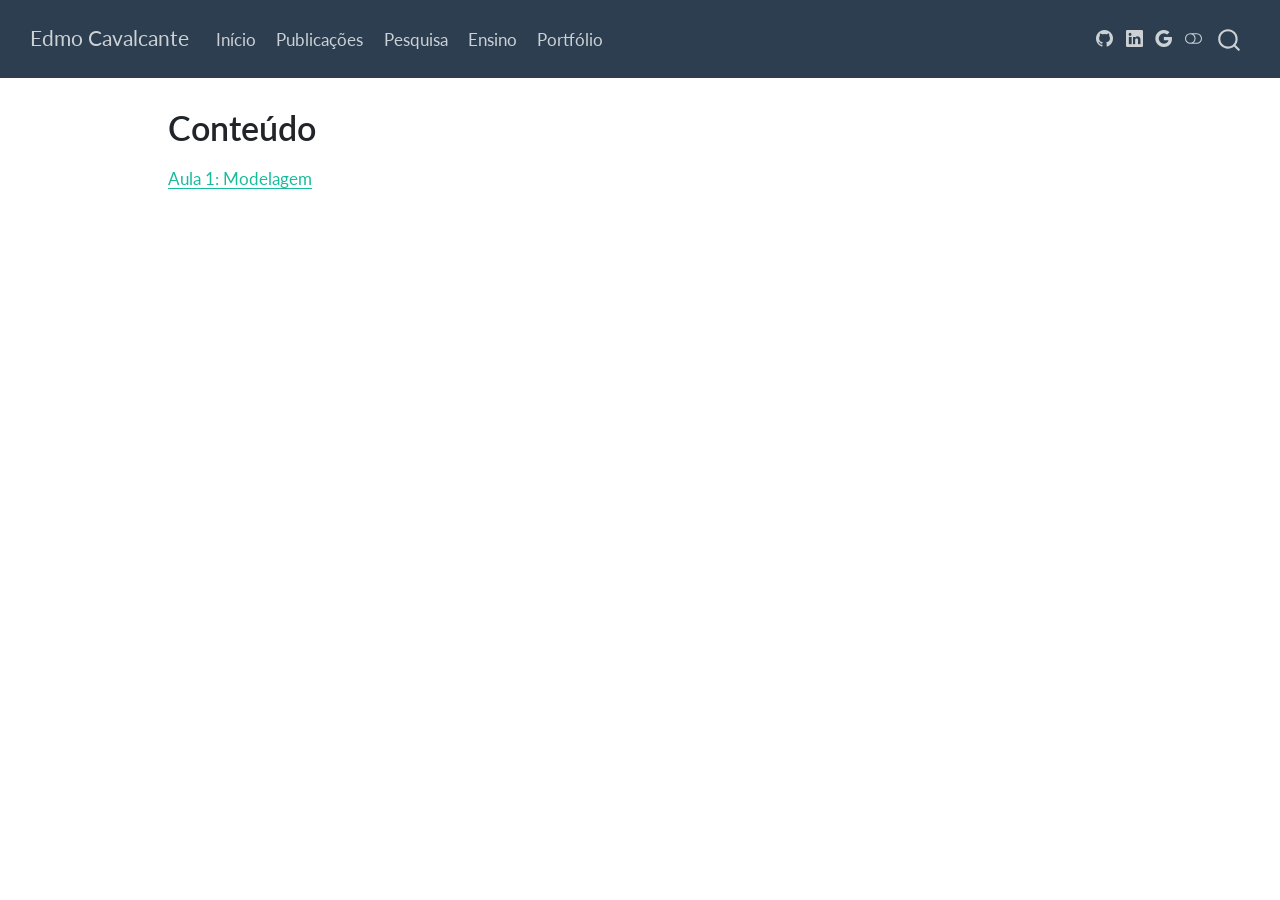
<file: ensino/otimizacao/index.html>
<!DOCTYPE html>
<html xmlns="http://www.w3.org/1999/xhtml" lang="pt" xml:lang="pt"><head>

<meta charset="utf-8">
<meta name="generator" content="quarto-1.10.18">

<meta name="viewport" content="width=device-width, initial-scale=1.0, user-scalable=yes">


<title>Conteúdo – Edmo Cavalcante</title>
<style>
/* Default styles provided by pandoc.
** See https://pandoc.org/MANUAL.html#variables-for-html for config info.
*/
span.smallcaps{font-variant: small-caps;}
div.columns{display: flex; gap: 1.5em;}
div.column{flex: auto;}
@media screen {
div.columns{gap: min(4vw, 1.5em);}
div.column{overflow-x: auto;}
}
div.hanging-indent{margin-left: 1.5em; text-indent: -1.5em;}
ul.task-list{list-style: none;}
ul.task-list li input[type="checkbox"] {
  width: 0.8em;
  margin: 0 0.8em 0.2em -1em; /* quarto-specific, see https://github.com/quarto-dev/quarto-cli/issues/4556 */ 
  vertical-align: middle;
}
</style>


<script src="../../site_libs/quarto-nav/quarto-nav.js"></script>
<script src="../../site_libs/quarto-nav/headroom.min.js"></script>
<script src="../../site_libs/clipboard/clipboard.min.js"></script>
<script src="../../site_libs/quarto-search/autocomplete.umd.js"></script>
<script src="../../site_libs/quarto-search/fuse.min.js"></script>
<script src="../../site_libs/quarto-search/quarto-search.js"></script>
<meta name="quarto:offset" content="../../">
<script src="../../site_libs/quarto-html/quarto.js" type="module"></script>
<script src="../../site_libs/quarto-html/tabsets/tabsets.js" type="module"></script>
<script src="../../site_libs/quarto-html/popper.min.js"></script>
<script src="../../site_libs/quarto-html/tippy.umd.min.js"></script>
<script src="../../site_libs/quarto-html/anchor.min.js"></script>
<link href="../../site_libs/quarto-html/tippy.css" rel="stylesheet">
<link href="../../site_libs/quarto-html/quarto-syntax-highlighting-64a204ab8560d761af7679ceaba22944.css" rel="stylesheet" class="quarto-color-scheme" id="quarto-text-highlighting-styles">
<link href="../../site_libs/quarto-html/quarto-syntax-highlighting-dark-b85bc7c33db8c58e0ec93c3465666fed.css" rel="stylesheet" class="quarto-color-scheme quarto-color-alternate" id="quarto-text-highlighting-styles">
<link href="../../site_libs/quarto-html/quarto-syntax-highlighting-64a204ab8560d761af7679ceaba22944.css" rel="stylesheet" class="quarto-color-scheme-extra" id="quarto-text-highlighting-styles">
<script src="../../site_libs/bootstrap/bootstrap.min.js"></script>
<link href="../../site_libs/bootstrap/bootstrap-icons.css" rel="stylesheet">
<link href="../../site_libs/bootstrap/bootstrap-92404dd89b1444827012a9e3a58cda88.min.css" rel="stylesheet" append-hash="true" class="quarto-color-scheme" id="quarto-bootstrap" data-mode="light">
<link href="../../site_libs/bootstrap/bootstrap-dark-8b348f4b4b74a528bf910da1e8c5139e.min.css" rel="stylesheet" append-hash="true" class="quarto-color-scheme quarto-color-alternate" id="quarto-bootstrap" data-mode="dark">
<link href="../../site_libs/bootstrap/bootstrap-92404dd89b1444827012a9e3a58cda88.min.css" rel="stylesheet" append-hash="true" class="quarto-color-scheme-extra" id="quarto-bootstrap" data-mode="light">
<script id="quarto-search-options" type="application/json">{
  "location": "navbar",
  "copy-button": false,
  "collapse-after": 3,
  "panel-placement": "end",
  "type": "overlay",
  "limit": 50,
  "keyboard-shortcut": [
    "f",
    "/",
    "s"
  ],
  "show-item-context": false,
  "language": {
    "search-no-results-text": "Nenhum resultado",
    "search-matching-documents-text": "documentos correspondentes",
    "search-copy-link-title": "Copiar link para a busca",
    "search-hide-matches-text": "Esconder correspondências adicionais",
    "search-more-match-text": "mais correspondência neste documento",
    "search-more-matches-text": "mais correspondências neste documento",
    "search-clear-button-title": "Limpar",
    "search-text-placeholder": "",
    "search-detached-cancel-button-title": "Cancelar",
    "search-submit-button-title": "Enviar",
    "search-label": "Procurar"
  }
}</script>


<link rel="stylesheet" href="../../styles.css">
</head>

<body class="nav-fixed quarto-light"><script id="quarto-html-before-body" type="application/javascript">
    const toggleBodyColorMode = (bsSheetEl) => {
      const mode = bsSheetEl.getAttribute("data-mode");
      const bodyEl = window.document.querySelector("body");
      if (mode === "dark") {
        bodyEl.classList.add("quarto-dark");
        bodyEl.classList.remove("quarto-light");
      } else {
        bodyEl.classList.add("quarto-light");
        bodyEl.classList.remove("quarto-dark");
      }
    }
    const toggleBodyColorPrimary = () => {
      const bsSheetEl = window.document.querySelector("link#quarto-bootstrap:not([rel=disabled-stylesheet])");
      if (bsSheetEl) {
        toggleBodyColorMode(bsSheetEl);
      }
    }
    const setColorSchemeToggle = (alternate) => {
      const toggles = window.document.querySelectorAll('.quarto-color-scheme-toggle');
      for (let i=0; i < toggles.length; i++) {
        const toggle = toggles[i];
        if (toggle) {
          if (alternate) {
            toggle.classList.add("alternate");
          } else {
            toggle.classList.remove("alternate");
          }
        }
      }
    };
    const toggleColorMode = (alternate) => {
      // Switch the stylesheets
      const primaryStylesheets = window.document.querySelectorAll('link.quarto-color-scheme:not(.quarto-color-alternate)');
      const alternateStylesheets = window.document.querySelectorAll('link.quarto-color-scheme.quarto-color-alternate');
      manageTransitions('#quarto-margin-sidebar .nav-link', false);
      if (alternate) {
        // note: dark is layered on light, we don't disable primary!
        enableStylesheet(alternateStylesheets);
        for (const sheetNode of alternateStylesheets) {
          if (sheetNode.id === "quarto-bootstrap") {
            toggleBodyColorMode(sheetNode);
          }
        }
      } else {
        disableStylesheet(alternateStylesheets);
        enableStylesheet(primaryStylesheets)
        toggleBodyColorPrimary();
      }
      manageTransitions('#quarto-margin-sidebar .nav-link', true);
      // Switch the toggles
      setColorSchemeToggle(alternate)
      // Hack to workaround the fact that safari doesn't
      // properly recolor the scrollbar when toggling (#1455)
      if (navigator.userAgent.indexOf('Safari') > 0 && navigator.userAgent.indexOf('Chrome') == -1) {
        manageTransitions("body", false);
        window.scrollTo(0, 1);
        setTimeout(() => {
          window.scrollTo(0, 0);
          manageTransitions("body", true);
        }, 40);
      }
    }
    const disableStylesheet = (stylesheets) => {
      for (let i=0; i < stylesheets.length; i++) {
        const stylesheet = stylesheets[i];
        stylesheet.rel = 'disabled-stylesheet';
      }
    }
    const enableStylesheet = (stylesheets) => {
      for (let i=0; i < stylesheets.length; i++) {
        const stylesheet = stylesheets[i];
        if(stylesheet.rel !== 'stylesheet') { // for Chrome, which will still FOUC without this check
          stylesheet.rel = 'stylesheet';
        }
      }
    }
    const manageTransitions = (selector, allowTransitions) => {
      const els = window.document.querySelectorAll(selector);
      for (let i=0; i < els.length; i++) {
        const el = els[i];
        if (allowTransitions) {
          el.classList.remove('notransition');
        } else {
          el.classList.add('notransition');
        }
      }
    }
    const isFileUrl = () => {
      return window.location.protocol === 'file:';
    }
    const hasAlternateSentinel = () => {
      let styleSentinel = getColorSchemeSentinel();
      if (styleSentinel !== null) {
        return styleSentinel === "alternate";
      } else {
        return false;
      }
    }
    const setStyleSentinel = (alternate) => {
      const value = alternate ? "alternate" : "default";
      if (!isFileUrl()) {
        window.localStorage.setItem("quarto-color-scheme", value);
      } else {
        localAlternateSentinel = value;
      }
    }
    const getColorSchemeSentinel = () => {
      if (!isFileUrl()) {
        const storageValue = window.localStorage.getItem("quarto-color-scheme");
        return storageValue != null ? storageValue : localAlternateSentinel;
      } else {
        return localAlternateSentinel;
      }
    }
    const toggleGiscusIfUsed = (isAlternate, darkModeDefault) => {
      const baseTheme = document.querySelector('#giscus-base-theme')?.value ?? 'light';
      const alternateTheme = document.querySelector('#giscus-alt-theme')?.value ?? 'dark';
      let newTheme = '';
      if(authorPrefersDark) {
        newTheme = isAlternate ? baseTheme : alternateTheme;
      } else {
        newTheme = isAlternate ? alternateTheme : baseTheme;
      }
      const changeGiscusTheme = () => {
        // From: https://github.com/giscus/giscus/issues/336
        const sendMessage = (message) => {
          const iframe = document.querySelector('iframe.giscus-frame');
          if (!iframe) return;
          iframe.contentWindow.postMessage({ giscus: message }, 'https://giscus.app');
        }
        sendMessage({
          setConfig: {
            theme: newTheme
          }
        });
      }
      const isGiscussLoaded = window.document.querySelector('iframe.giscus-frame') !== null;
      if (isGiscussLoaded) {
        changeGiscusTheme();
      }
    };
    const authorPrefersDark = false;
    const darkModeDefault = authorPrefersDark;
      document.querySelector('link#quarto-text-highlighting-styles.quarto-color-scheme-extra').rel = 'disabled-stylesheet';
      document.querySelector('link#quarto-bootstrap.quarto-color-scheme-extra').rel = 'disabled-stylesheet';
    let localAlternateSentinel = darkModeDefault ? 'alternate' : 'default';
    // Dark / light mode switch
    window.quartoToggleColorScheme = () => {
      // Read the current dark / light value
      let toAlternate = !hasAlternateSentinel();
      toggleColorMode(toAlternate);
      setStyleSentinel(toAlternate);
      toggleGiscusIfUsed(toAlternate, darkModeDefault);
      window.dispatchEvent(new Event('resize'));
    };
    // Switch to dark mode if need be
    if (hasAlternateSentinel()) {
      toggleColorMode(true);
    } else {
      toggleColorMode(false);
    }
  </script>

<div id="quarto-search-results"></div>
  <header id="quarto-header" class="headroom fixed-top">
    <nav class="navbar navbar-expand-lg " data-bs-theme="dark">
      <div class="navbar-container container-fluid">
      <div class="navbar-brand-container mx-auto">
    <a class="navbar-brand" href="../../index.html">
    <span class="navbar-title">Edmo Cavalcante</span>
    </a>
  </div>
            <div id="quarto-search" class="" title="Procurar"></div>
          <button class="navbar-toggler" type="button" data-bs-toggle="collapse" data-bs-target="#navbarCollapse" aria-controls="navbarCollapse" role="menu" aria-expanded="false" aria-label="Alternar de navegação" onclick="if (window.quartoToggleHeadroom) { window.quartoToggleHeadroom(); }">
  <span class="navbar-toggler-icon"></span>
</button>
          <div class="collapse navbar-collapse" id="navbarCollapse">
            <ul class="navbar-nav navbar-nav-scroll me-auto">
  <li class="nav-item">
    <a class="nav-link" href="../../index.html"> 
<span class="menu-text">Início</span></a>
  </li>  
  <li class="nav-item">
    <a class="nav-link" href="../../publicacoes.html"> 
<span class="menu-text">Publicações</span></a>
  </li>  
  <li class="nav-item">
    <a class="nav-link" href="../../pesquisa.qmd"> 
<span class="menu-text">Pesquisa</span></a>
  </li>  
  <li class="nav-item">
    <a class="nav-link" href="../../ensino.html"> 
<span class="menu-text">Ensino</span></a>
  </li>  
  <li class="nav-item">
    <a class="nav-link" href="../../portfolio.qmd"> 
<span class="menu-text">Portfólio</span></a>
  </li>  
</ul>
          </div> <!-- /navcollapse -->
            <div class="quarto-navbar-tools tools-wide">
    <a href="https://github.com/edmohmc" title="" class="quarto-navigation-tool px-1" aria-label=""><i class="bi bi-github"></i></a>
    <a href="https://linkedin.com/in/edsmohmc" title="" class="quarto-navigation-tool px-1" aria-label=""><i class="bi bi-linkedin"></i></a>
    <a href="https://scholar.google.com/citations?user=NYpZojwAAAAJ" title="" class="quarto-navigation-tool px-1" aria-label=""><i class="bi bi-google"></i></a>
  <a href="" class="quarto-color-scheme-toggle quarto-navigation-tool  px-1" onclick="window.quartoToggleColorScheme(); return false;" title="Alternar modo escuro"><i class="bi"></i></a>
</div>
      </div> <!-- /container-fluid -->
    </nav>
</header>
<!-- content -->
<div id="quarto-content" class="quarto-container page-columns page-rows-contents page-layout-article page-navbar">
<!-- sidebar -->
<!-- margin-sidebar -->
    <div id="quarto-margin-sidebar" class="sidebar margin-sidebar zindex-bottom">
        
    </div>
<!-- main -->
<main class="content" id="quarto-document-content">


<header id="title-block-header" class="quarto-title-block default">
<div class="quarto-title">
<h1 class="title">Conteúdo</h1>
</div>



<div class="quarto-title-meta">

    
  
    
  </div>
  


</header>


<p><a href="../../ensino/otimizacao/modelagem.html">Aula 1: Modelagem</a></p>



</main> <!-- /main -->
<script id="quarto-html-after-body" type="application/javascript">
  window.document.addEventListener("DOMContentLoaded", function (event) {
    // Ensure there is a toggle, if there isn't float one in the top right
    if (window.document.querySelector('.quarto-color-scheme-toggle') === null) {
      const a = window.document.createElement('a');
      a.classList.add('top-right');
      a.classList.add('quarto-color-scheme-toggle');
      a.href = "";
      a.onclick = function() { try { window.quartoToggleColorScheme(); } catch {} return false; };
      const i = window.document.createElement("i");
      i.classList.add('bi');
      a.appendChild(i);
      window.document.body.appendChild(a);
    }
    setColorSchemeToggle(hasAlternateSentinel())
    const icon = "";
    const anchorJS = new window.AnchorJS();
    anchorJS.options = {
      placement: 'right',
      icon: icon
    };
    anchorJS.add('.anchored');
    const isCodeAnnotation = (el) => {
      for (const clz of el.classList) {
        if (clz.startsWith('code-annotation-')) {                     
          return true;
        }
      }
      return false;
    }
    const onCopySuccess = function(e) {
      // button target
      const button = e.trigger;
      // don't keep focus
      button.blur();
      // flash "checked"
      button.classList.add('code-copy-button-checked');
      var currentTitle = button.getAttribute("title");
      button.setAttribute("title", "Copiada");
      let tooltip;
      if (window.bootstrap) {
        button.setAttribute("data-bs-toggle", "tooltip");
        button.setAttribute("data-bs-placement", "left");
        button.setAttribute("data-bs-title", "Copiada");
        tooltip = new bootstrap.Tooltip(button, 
          { trigger: "manual", 
            customClass: "code-copy-button-tooltip",
            offset: [0, -8]});
        tooltip.show();    
      }
      setTimeout(function() {
        if (tooltip) {
          tooltip.hide();
          button.removeAttribute("data-bs-title");
          button.removeAttribute("data-bs-toggle");
          button.removeAttribute("data-bs-placement");
        }
        button.setAttribute("title", currentTitle);
        button.classList.remove('code-copy-button-checked');
      }, 1000);
      // clear code selection
      e.clearSelection();
    }
    const getTextToCopy = function(trigger) {
      const outerScaffold = trigger.parentElement.cloneNode(true);
      const codeEl = outerScaffold.querySelector('code');
      for (const childEl of codeEl.children) {
        if (isCodeAnnotation(childEl)) {
          childEl.remove();
        }
      }
      return codeEl.innerText;
    }
    const clipboard = new window.ClipboardJS('.code-copy-button:not([data-in-quarto-modal])', {
      text: getTextToCopy
    });
    clipboard.on('success', onCopySuccess);
    if (window.document.getElementById('quarto-embedded-source-code-modal')) {
      const clipboardModal = new window.ClipboardJS('.code-copy-button[data-in-quarto-modal]', {
        text: getTextToCopy,
        container: window.document.getElementById('quarto-embedded-source-code-modal')
      });
      clipboardModal.on('success', onCopySuccess);
    }
      var localhostRegex = new RegExp(/^(?:http|https):\/\/localhost\:?[0-9]*\//);
      var mailtoRegex = new RegExp(/^mailto:/);
        var filterRegex = new RegExp('/' + window.location.host + '/');
      var isInternal = (href) => {
          return filterRegex.test(href) || localhostRegex.test(href) || mailtoRegex.test(href);
      }
      // Inspect non-navigation links and adorn them if external
     var links = window.document.querySelectorAll('a[href]:not(.nav-link):not(.navbar-brand):not(.toc-action):not(.sidebar-link):not(.sidebar-item-toggle):not(.pagination-link):not(.no-external):not([aria-hidden]):not(.dropdown-item):not(.quarto-navigation-tool):not(.about-link)');
      for (var i=0; i<links.length; i++) {
        const link = links[i];
        if (!isInternal(link.href)) {
          // undo the damage that might have been done by quarto-nav.js in the case of
          // links that we want to consider external
          if (link.dataset.originalHref !== undefined) {
            link.href = link.dataset.originalHref;
          }
        }
      }
    function tippyHover(el, contentFn, onTriggerFn, onUntriggerFn) {
      const config = {
        allowHTML: true,
        maxWidth: 500,
        delay: 100,
        arrow: false,
        appendTo: function(el) {
            return el.parentElement;
        },
        interactive: true,
        interactiveBorder: 10,
        theme: 'quarto',
        placement: 'bottom-start',
      };
      if (contentFn) {
        config.content = contentFn;
      }
      if (onTriggerFn) {
        config.onTrigger = onTriggerFn;
      }
      if (onUntriggerFn) {
        config.onUntrigger = onUntriggerFn;
      }
      window.tippy(el, config); 
    }
    const noterefs = window.document.querySelectorAll('a[role="doc-noteref"]');
    for (var i=0; i<noterefs.length; i++) {
      const ref = noterefs[i];
      tippyHover(ref, function() {
        // use id or data attribute instead here
        let href = ref.getAttribute('data-footnote-href') || ref.getAttribute('href');
        try { href = new URL(href).hash; } catch {}
        const id = href.replace(/^#\/?/, "");
        const note = window.document.getElementById(id);
        if (note) {
          return note.innerHTML;
        } else {
          return "";
        }
      });
    }
    const xrefs = window.document.querySelectorAll('a.quarto-xref');
    const processXRef = (id, note) => {
      // Strip column container classes
      const stripColumnClz = (el) => {
        el.classList.remove("page-full", "page-columns");
        if (el.children) {
          for (const child of el.children) {
            stripColumnClz(child);
          }
        }
      }
      stripColumnClz(note)
      if (id === null || id.startsWith('sec-')) {
        // Special case sections, only their first couple elements
        const container = document.createElement("div");
        if (note.children && note.children.length > 2) {
          container.appendChild(note.children[0].cloneNode(true));
          for (let i = 1; i < note.children.length; i++) {
            const child = note.children[i];
            if (child.tagName === "P" && child.innerText === "") {
              continue;
            } else {
              container.appendChild(child.cloneNode(true));
              break;
            }
          }
          if (window.Quarto?.typesetMath) {
            window.Quarto.typesetMath(container);
          }
          return container.innerHTML
        } else {
          if (window.Quarto?.typesetMath) {
            window.Quarto.typesetMath(note);
          }
          return note.innerHTML;
        }
      } else {
        // Remove any anchor links if they are present
        const anchorLink = note.querySelector('a.anchorjs-link');
        if (anchorLink) {
          anchorLink.remove();
        }
        if (window.Quarto?.typesetMath) {
          window.Quarto.typesetMath(note);
        }
        if (note.classList.contains("callout")) {
          return note.outerHTML;
        } else {
          return note.innerHTML;
        }
      }
    }
    for (var i=0; i<xrefs.length; i++) {
      const xref = xrefs[i];
      tippyHover(xref, undefined, function(instance) {
        instance.disable();
        let url = xref.getAttribute('href');
        let hash = undefined; 
        if (url.startsWith('#')) {
          hash = url;
        } else {
          try { hash = new URL(url).hash; } catch {}
        }
        if (hash) {
          const id = hash.replace(/^#\/?/, "");
          const note = window.document.getElementById(id);
          if (note !== null) {
            try {
              const html = processXRef(id, note.cloneNode(true));
              instance.setContent(html);
            } finally {
              instance.enable();
              instance.show();
            }
          } else {
            // See if we can fetch this
            fetch(url.split('#')[0])
            .then(res => res.text())
            .then(html => {
              const parser = new DOMParser();
              const htmlDoc = parser.parseFromString(html, "text/html");
              const note = htmlDoc.getElementById(id);
              if (note !== null) {
                const html = processXRef(id, note);
                instance.setContent(html);
              } 
            }).finally(() => {
              instance.enable();
              instance.show();
            });
          }
        } else {
          // See if we can fetch a full url (with no hash to target)
          // This is a special case and we should probably do some content thinning / targeting
          fetch(url)
          .then(res => res.text())
          .then(html => {
            const parser = new DOMParser();
            const htmlDoc = parser.parseFromString(html, "text/html");
            const note = htmlDoc.querySelector('main.content');
            if (note !== null) {
              // This should only happen for chapter cross references
              // (since there is no id in the URL)
              // remove the first header
              if (note.children.length > 0 && note.children[0].tagName === "HEADER") {
                note.children[0].remove();
              }
              const html = processXRef(null, note);
              instance.setContent(html);
            } 
          }).finally(() => {
            instance.enable();
            instance.show();
          });
        }
      }, function(instance) {
      });
    }
        let selectedAnnoteEl;
        const selectorForAnnotation = ( cell, annotation) => {
          let cellAttr = 'data-code-cell="' + cell + '"';
          let lineAttr = 'data-code-annotation="' +  annotation + '"';
          const selector = 'span[' + cellAttr + '][' + lineAttr + ']';
          return selector;
        }
        const selectCodeLines = (annoteEl) => {
          const doc = window.document;
          const targetCell = annoteEl.getAttribute("data-target-cell");
          const targetAnnotation = annoteEl.getAttribute("data-target-annotation");
          const annoteSpan = window.document.querySelector(selectorForAnnotation(targetCell, targetAnnotation));
          const lines = annoteSpan.getAttribute("data-code-lines").split(",");
          const lineIds = lines.map((line) => {
            return targetCell + "-" + line;
          })
          let top = null;
          let height = null;
          let parent = null;
          if (lineIds.length > 0) {
              //compute the position of the single el (top and bottom and make a div)
              const el = window.document.getElementById(lineIds[0]);
              top = el.offsetTop;
              height = el.offsetHeight;
              parent = el.parentElement.parentElement;
            if (lineIds.length > 1) {
              const lastEl = window.document.getElementById(lineIds[lineIds.length - 1]);
              const bottom = lastEl.offsetTop + lastEl.offsetHeight;
              height = bottom - top;
            }
            if (top !== null && height !== null && parent !== null) {
              // cook up a div (if necessary) and position it 
              let div = window.document.getElementById("code-annotation-line-highlight");
              if (div === null) {
                div = window.document.createElement("div");
                div.setAttribute("id", "code-annotation-line-highlight");
                div.style.position = 'absolute';
                parent.appendChild(div);
              }
              div.style.top = top - 2 + "px";
              div.style.height = height + 4 + "px";
              div.style.left = 0;
              let gutterDiv = window.document.getElementById("code-annotation-line-highlight-gutter");
              if (gutterDiv === null) {
                gutterDiv = window.document.createElement("div");
                gutterDiv.setAttribute("id", "code-annotation-line-highlight-gutter");
                gutterDiv.style.position = 'absolute';
                const codeCell = window.document.getElementById(targetCell);
                const gutter = codeCell.querySelector('.code-annotation-gutter');
                gutter.appendChild(gutterDiv);
              }
              gutterDiv.style.top = top - 2 + "px";
              gutterDiv.style.height = height + 4 + "px";
            }
            selectedAnnoteEl = annoteEl;
          }
        };
        const unselectCodeLines = () => {
          const elementsIds = ["code-annotation-line-highlight", "code-annotation-line-highlight-gutter"];
          elementsIds.forEach((elId) => {
            const div = window.document.getElementById(elId);
            if (div) {
              div.remove();
            }
          });
          selectedAnnoteEl = undefined;
        };
          // Handle positioning of the toggle
      window.addEventListener(
        "resize",
        throttle(() => {
          elRect = undefined;
          if (selectedAnnoteEl) {
            selectCodeLines(selectedAnnoteEl);
          }
        }, 10)
      );
      function throttle(fn, ms) {
      let throttle = false;
      let timer;
        return (...args) => {
          if(!throttle) { // first call gets through
              fn.apply(this, args);
              throttle = true;
          } else { // all the others get throttled
              if(timer) clearTimeout(timer); // cancel #2
              timer = setTimeout(() => {
                fn.apply(this, args);
                timer = throttle = false;
              }, ms);
          }
        };
      }
        // Attach click handler to the DT
        const annoteDls = window.document.querySelectorAll('dt[data-target-cell]');
        for (const annoteDlNode of annoteDls) {
          annoteDlNode.addEventListener('click', (event) => {
            const clickedEl = event.target;
            if (clickedEl !== selectedAnnoteEl) {
              unselectCodeLines();
              const activeEl = window.document.querySelector('dt[data-target-cell].code-annotation-active');
              if (activeEl) {
                activeEl.classList.remove('code-annotation-active');
              }
              selectCodeLines(clickedEl);
              clickedEl.classList.add('code-annotation-active');
            } else {
              // Unselect the line
              unselectCodeLines();
              clickedEl.classList.remove('code-annotation-active');
            }
          });
        }
    const findCites = (el) => {
      const parentEl = el.parentElement;
      if (parentEl) {
        const cites = parentEl.dataset.cites;
        if (cites) {
          return {
            el,
            cites: cites.split(' ')
          };
        } else {
          return findCites(el.parentElement)
        }
      } else {
        return undefined;
      }
    };
    var bibliorefs = window.document.querySelectorAll('a[role="doc-biblioref"]');
    for (var i=0; i<bibliorefs.length; i++) {
      const ref = bibliorefs[i];
      const citeInfo = findCites(ref);
      if (citeInfo) {
        tippyHover(citeInfo.el, function() {
          var popup = window.document.createElement('div');
          citeInfo.cites.forEach(function(cite) {
            var citeDiv = window.document.createElement('div');
            citeDiv.classList.add('hanging-indent');
            citeDiv.classList.add('csl-entry');
            var biblioDiv = window.document.getElementById('ref-' + cite);
            if (biblioDiv) {
              citeDiv.innerHTML = biblioDiv.innerHTML;
            }
            popup.appendChild(citeDiv);
          });
          return popup.innerHTML;
        });
      }
    }
  });
  </script>
</div> <!-- /content -->




</body></html>
</file>
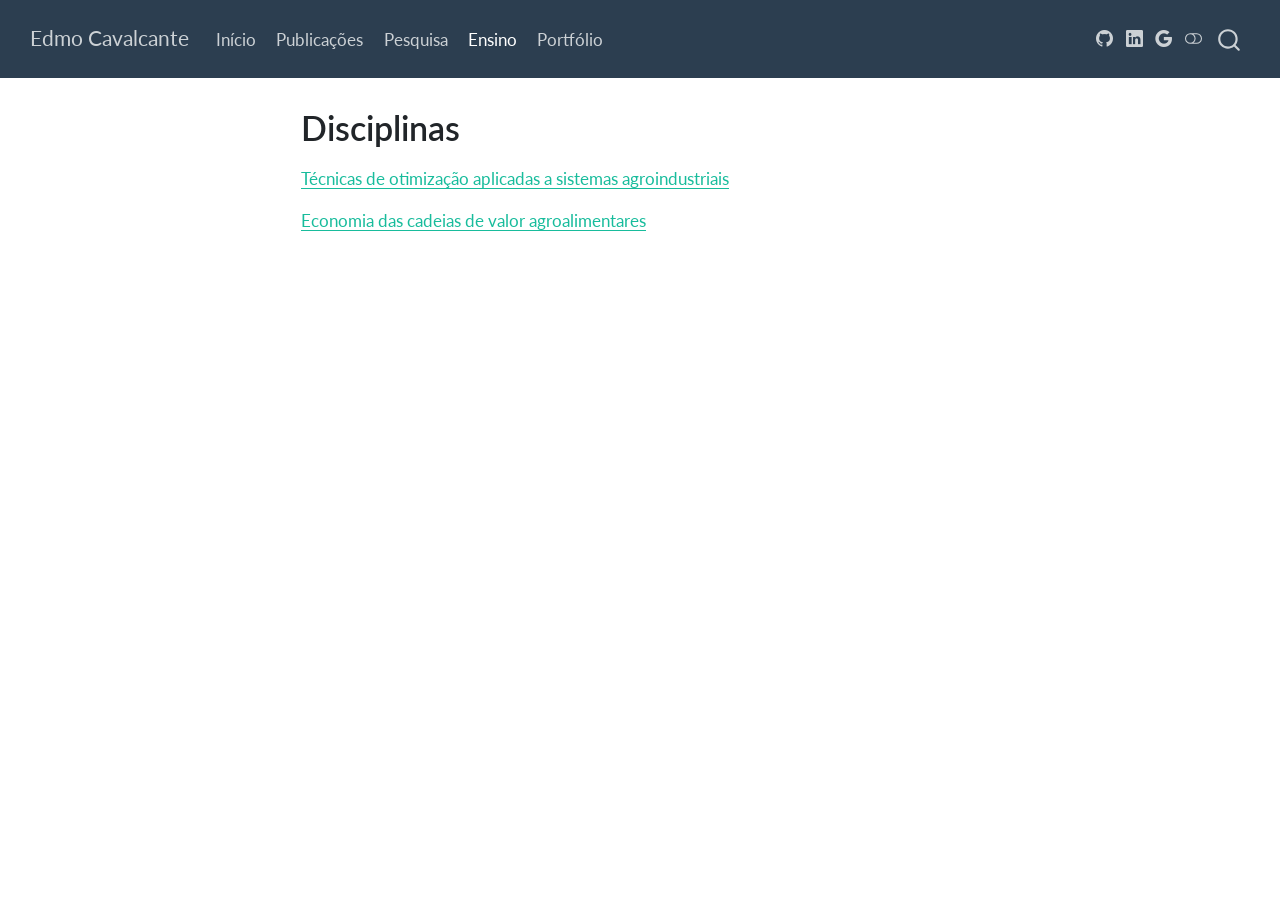
<file: ensino.html>
<!DOCTYPE html>
<html xmlns="http://www.w3.org/1999/xhtml" lang="pt" xml:lang="pt"><head>

<meta charset="utf-8">
<meta name="generator" content="quarto-1.10.18">

<meta name="viewport" content="width=device-width, initial-scale=1.0, user-scalable=yes">


<title>Disciplinas – Edmo Cavalcante</title>
<style>
/* Default styles provided by pandoc.
** See https://pandoc.org/MANUAL.html#variables-for-html for config info.
*/
span.smallcaps{font-variant: small-caps;}
div.columns{display: flex; gap: 1.5em;}
div.column{flex: auto;}
@media screen {
div.columns{gap: min(4vw, 1.5em);}
div.column{overflow-x: auto;}
}
div.hanging-indent{margin-left: 1.5em; text-indent: -1.5em;}
ul.task-list{list-style: none;}
ul.task-list li input[type="checkbox"] {
  width: 0.8em;
  margin: 0 0.8em 0.2em -1em; /* quarto-specific, see https://github.com/quarto-dev/quarto-cli/issues/4556 */ 
  vertical-align: middle;
}
</style>


<script src="site_libs/quarto-nav/quarto-nav.js"></script>
<script src="site_libs/quarto-nav/headroom.min.js"></script>
<script src="site_libs/clipboard/clipboard.min.js"></script>
<script src="site_libs/quarto-search/autocomplete.umd.js"></script>
<script src="site_libs/quarto-search/fuse.min.js"></script>
<script src="site_libs/quarto-search/quarto-search.js"></script>
<meta name="quarto:offset" content="./">
<script src="site_libs/quarto-html/quarto.js" type="module"></script>
<script src="site_libs/quarto-html/tabsets/tabsets.js" type="module"></script>
<script src="site_libs/quarto-html/popper.min.js"></script>
<script src="site_libs/quarto-html/tippy.umd.min.js"></script>
<script src="site_libs/quarto-html/anchor.min.js"></script>
<link href="site_libs/quarto-html/tippy.css" rel="stylesheet">
<link href="site_libs/quarto-html/quarto-syntax-highlighting-64a204ab8560d761af7679ceaba22944.css" rel="stylesheet" class="quarto-color-scheme" id="quarto-text-highlighting-styles">
<link href="site_libs/quarto-html/quarto-syntax-highlighting-dark-b85bc7c33db8c58e0ec93c3465666fed.css" rel="stylesheet" class="quarto-color-scheme quarto-color-alternate" id="quarto-text-highlighting-styles">
<link href="site_libs/quarto-html/quarto-syntax-highlighting-64a204ab8560d761af7679ceaba22944.css" rel="stylesheet" class="quarto-color-scheme-extra" id="quarto-text-highlighting-styles">
<script src="site_libs/bootstrap/bootstrap.min.js"></script>
<link href="site_libs/bootstrap/bootstrap-icons.css" rel="stylesheet">
<link href="site_libs/bootstrap/bootstrap-92404dd89b1444827012a9e3a58cda88.min.css" rel="stylesheet" append-hash="true" class="quarto-color-scheme" id="quarto-bootstrap" data-mode="light">
<link href="site_libs/bootstrap/bootstrap-dark-8b348f4b4b74a528bf910da1e8c5139e.min.css" rel="stylesheet" append-hash="true" class="quarto-color-scheme quarto-color-alternate" id="quarto-bootstrap" data-mode="dark">
<link href="site_libs/bootstrap/bootstrap-92404dd89b1444827012a9e3a58cda88.min.css" rel="stylesheet" append-hash="true" class="quarto-color-scheme-extra" id="quarto-bootstrap" data-mode="light">
<script id="quarto-search-options" type="application/json">{
  "location": "navbar",
  "copy-button": false,
  "collapse-after": 3,
  "panel-placement": "end",
  "type": "overlay",
  "limit": 50,
  "keyboard-shortcut": [
    "f",
    "/",
    "s"
  ],
  "show-item-context": false,
  "language": {
    "search-no-results-text": "Nenhum resultado",
    "search-matching-documents-text": "documentos correspondentes",
    "search-copy-link-title": "Copiar link para a busca",
    "search-hide-matches-text": "Esconder correspondências adicionais",
    "search-more-match-text": "mais correspondência neste documento",
    "search-more-matches-text": "mais correspondências neste documento",
    "search-clear-button-title": "Limpar",
    "search-text-placeholder": "",
    "search-detached-cancel-button-title": "Cancelar",
    "search-submit-button-title": "Enviar",
    "search-label": "Procurar"
  }
}</script>


<link rel="stylesheet" href="styles.css">
</head>

<body class="floating nav-fixed quarto-light"><script id="quarto-html-before-body" type="application/javascript">
    const toggleBodyColorMode = (bsSheetEl) => {
      const mode = bsSheetEl.getAttribute("data-mode");
      const bodyEl = window.document.querySelector("body");
      if (mode === "dark") {
        bodyEl.classList.add("quarto-dark");
        bodyEl.classList.remove("quarto-light");
      } else {
        bodyEl.classList.add("quarto-light");
        bodyEl.classList.remove("quarto-dark");
      }
    }
    const toggleBodyColorPrimary = () => {
      const bsSheetEl = window.document.querySelector("link#quarto-bootstrap:not([rel=disabled-stylesheet])");
      if (bsSheetEl) {
        toggleBodyColorMode(bsSheetEl);
      }
    }
    const setColorSchemeToggle = (alternate) => {
      const toggles = window.document.querySelectorAll('.quarto-color-scheme-toggle');
      for (let i=0; i < toggles.length; i++) {
        const toggle = toggles[i];
        if (toggle) {
          if (alternate) {
            toggle.classList.add("alternate");
          } else {
            toggle.classList.remove("alternate");
          }
        }
      }
    };
    const toggleColorMode = (alternate) => {
      // Switch the stylesheets
      const primaryStylesheets = window.document.querySelectorAll('link.quarto-color-scheme:not(.quarto-color-alternate)');
      const alternateStylesheets = window.document.querySelectorAll('link.quarto-color-scheme.quarto-color-alternate');
      manageTransitions('#quarto-margin-sidebar .nav-link', false);
      if (alternate) {
        // note: dark is layered on light, we don't disable primary!
        enableStylesheet(alternateStylesheets);
        for (const sheetNode of alternateStylesheets) {
          if (sheetNode.id === "quarto-bootstrap") {
            toggleBodyColorMode(sheetNode);
          }
        }
      } else {
        disableStylesheet(alternateStylesheets);
        enableStylesheet(primaryStylesheets)
        toggleBodyColorPrimary();
      }
      manageTransitions('#quarto-margin-sidebar .nav-link', true);
      // Switch the toggles
      setColorSchemeToggle(alternate)
      // Hack to workaround the fact that safari doesn't
      // properly recolor the scrollbar when toggling (#1455)
      if (navigator.userAgent.indexOf('Safari') > 0 && navigator.userAgent.indexOf('Chrome') == -1) {
        manageTransitions("body", false);
        window.scrollTo(0, 1);
        setTimeout(() => {
          window.scrollTo(0, 0);
          manageTransitions("body", true);
        }, 40);
      }
    }
    const disableStylesheet = (stylesheets) => {
      for (let i=0; i < stylesheets.length; i++) {
        const stylesheet = stylesheets[i];
        stylesheet.rel = 'disabled-stylesheet';
      }
    }
    const enableStylesheet = (stylesheets) => {
      for (let i=0; i < stylesheets.length; i++) {
        const stylesheet = stylesheets[i];
        if(stylesheet.rel !== 'stylesheet') { // for Chrome, which will still FOUC without this check
          stylesheet.rel = 'stylesheet';
        }
      }
    }
    const manageTransitions = (selector, allowTransitions) => {
      const els = window.document.querySelectorAll(selector);
      for (let i=0; i < els.length; i++) {
        const el = els[i];
        if (allowTransitions) {
          el.classList.remove('notransition');
        } else {
          el.classList.add('notransition');
        }
      }
    }
    const isFileUrl = () => {
      return window.location.protocol === 'file:';
    }
    const hasAlternateSentinel = () => {
      let styleSentinel = getColorSchemeSentinel();
      if (styleSentinel !== null) {
        return styleSentinel === "alternate";
      } else {
        return false;
      }
    }
    const setStyleSentinel = (alternate) => {
      const value = alternate ? "alternate" : "default";
      if (!isFileUrl()) {
        window.localStorage.setItem("quarto-color-scheme", value);
      } else {
        localAlternateSentinel = value;
      }
    }
    const getColorSchemeSentinel = () => {
      if (!isFileUrl()) {
        const storageValue = window.localStorage.getItem("quarto-color-scheme");
        return storageValue != null ? storageValue : localAlternateSentinel;
      } else {
        return localAlternateSentinel;
      }
    }
    const toggleGiscusIfUsed = (isAlternate, darkModeDefault) => {
      const baseTheme = document.querySelector('#giscus-base-theme')?.value ?? 'light';
      const alternateTheme = document.querySelector('#giscus-alt-theme')?.value ?? 'dark';
      let newTheme = '';
      if(authorPrefersDark) {
        newTheme = isAlternate ? baseTheme : alternateTheme;
      } else {
        newTheme = isAlternate ? alternateTheme : baseTheme;
      }
      const changeGiscusTheme = () => {
        // From: https://github.com/giscus/giscus/issues/336
        const sendMessage = (message) => {
          const iframe = document.querySelector('iframe.giscus-frame');
          if (!iframe) return;
          iframe.contentWindow.postMessage({ giscus: message }, 'https://giscus.app');
        }
        sendMessage({
          setConfig: {
            theme: newTheme
          }
        });
      }
      const isGiscussLoaded = window.document.querySelector('iframe.giscus-frame') !== null;
      if (isGiscussLoaded) {
        changeGiscusTheme();
      }
    };
    const authorPrefersDark = false;
    const darkModeDefault = authorPrefersDark;
      document.querySelector('link#quarto-text-highlighting-styles.quarto-color-scheme-extra').rel = 'disabled-stylesheet';
      document.querySelector('link#quarto-bootstrap.quarto-color-scheme-extra').rel = 'disabled-stylesheet';
    let localAlternateSentinel = darkModeDefault ? 'alternate' : 'default';
    // Dark / light mode switch
    window.quartoToggleColorScheme = () => {
      // Read the current dark / light value
      let toAlternate = !hasAlternateSentinel();
      toggleColorMode(toAlternate);
      setStyleSentinel(toAlternate);
      toggleGiscusIfUsed(toAlternate, darkModeDefault);
      window.dispatchEvent(new Event('resize'));
    };
    // Switch to dark mode if need be
    if (hasAlternateSentinel()) {
      toggleColorMode(true);
    } else {
      toggleColorMode(false);
    }
  </script>

<div id="quarto-search-results"></div>
  <header id="quarto-header" class="headroom fixed-top">
    <nav class="navbar navbar-expand-lg " data-bs-theme="dark">
      <div class="navbar-container container-fluid">
      <div class="navbar-brand-container mx-auto">
    <a class="navbar-brand" href="./index.html">
    <span class="navbar-title">Edmo Cavalcante</span>
    </a>
  </div>
            <div id="quarto-search" class="" title="Procurar"></div>
          <button class="navbar-toggler" type="button" data-bs-toggle="collapse" data-bs-target="#navbarCollapse" aria-controls="navbarCollapse" role="menu" aria-expanded="false" aria-label="Alternar de navegação" onclick="if (window.quartoToggleHeadroom) { window.quartoToggleHeadroom(); }">
  <span class="navbar-toggler-icon"></span>
</button>
          <div class="collapse navbar-collapse" id="navbarCollapse">
            <ul class="navbar-nav navbar-nav-scroll me-auto">
  <li class="nav-item">
    <a class="nav-link" href="./index.html"> 
<span class="menu-text">Início</span></a>
  </li>  
  <li class="nav-item">
    <a class="nav-link" href="./publicacoes.html"> 
<span class="menu-text">Publicações</span></a>
  </li>  
  <li class="nav-item">
    <a class="nav-link" href="./pesquisa.qmd"> 
<span class="menu-text">Pesquisa</span></a>
  </li>  
  <li class="nav-item">
    <a class="nav-link active" href="./ensino.html" aria-current="page"> 
<span class="menu-text">Ensino</span></a>
  </li>  
  <li class="nav-item">
    <a class="nav-link" href="./portfolio.qmd"> 
<span class="menu-text">Portfólio</span></a>
  </li>  
</ul>
          </div> <!-- /navcollapse -->
            <div class="quarto-navbar-tools tools-wide">
    <a href="https://github.com/edmohmc" title="" class="quarto-navigation-tool px-1" aria-label=""><i class="bi bi-github"></i></a>
    <a href="https://linkedin.com/in/edsmohmc" title="" class="quarto-navigation-tool px-1" aria-label=""><i class="bi bi-linkedin"></i></a>
    <a href="https://scholar.google.com/citations?user=NYpZojwAAAAJ" title="" class="quarto-navigation-tool px-1" aria-label=""><i class="bi bi-google"></i></a>
  <a href="" class="quarto-color-scheme-toggle quarto-navigation-tool  px-1" onclick="window.quartoToggleColorScheme(); return false;" title="Alternar modo escuro"><i class="bi"></i></a>
</div>
      </div> <!-- /container-fluid -->
    </nav>
</header>
<!-- content -->
<div id="quarto-content" class="quarto-container page-columns page-rows-contents page-layout-article page-navbar">
<!-- sidebar -->
  <nav id="quarto-sidebar" class="sidebar collapse collapse-horizontal quarto-sidebar-collapse-item sidebar-navigation floating overflow-auto">
    
</nav>
<div id="quarto-sidebar-glass" class="quarto-sidebar-collapse-item" data-bs-toggle="collapse" data-bs-target=".quarto-sidebar-collapse-item"></div>
<!-- margin-sidebar -->
    <div id="quarto-margin-sidebar" class="sidebar margin-sidebar zindex-bottom">
    </div>
<!-- main -->
<main class="content" id="quarto-document-content">


<header id="title-block-header" class="quarto-title-block default">
<div class="quarto-title">
<h1 class="title">Disciplinas</h1>
</div>



<div class="quarto-title-meta">

    
  
    
  </div>
  


</header>


<p><a href="./ensino/otimizacao/index.html">Técnicas de otimização aplicadas a sistemas agroindustriais</a></p>
<p><a href="./ensino/cadeias-de-valor/index.html">Economia das cadeias de valor agroalimentares</a></p>



</main> <!-- /main -->
<script id="quarto-html-after-body" type="application/javascript">
  window.document.addEventListener("DOMContentLoaded", function (event) {
    // Ensure there is a toggle, if there isn't float one in the top right
    if (window.document.querySelector('.quarto-color-scheme-toggle') === null) {
      const a = window.document.createElement('a');
      a.classList.add('top-right');
      a.classList.add('quarto-color-scheme-toggle');
      a.href = "";
      a.onclick = function() { try { window.quartoToggleColorScheme(); } catch {} return false; };
      const i = window.document.createElement("i");
      i.classList.add('bi');
      a.appendChild(i);
      window.document.body.appendChild(a);
    }
    setColorSchemeToggle(hasAlternateSentinel())
    const icon = "";
    const anchorJS = new window.AnchorJS();
    anchorJS.options = {
      placement: 'right',
      icon: icon
    };
    anchorJS.add('.anchored');
    const isCodeAnnotation = (el) => {
      for (const clz of el.classList) {
        if (clz.startsWith('code-annotation-')) {                     
          return true;
        }
      }
      return false;
    }
    const onCopySuccess = function(e) {
      // button target
      const button = e.trigger;
      // don't keep focus
      button.blur();
      // flash "checked"
      button.classList.add('code-copy-button-checked');
      var currentTitle = button.getAttribute("title");
      button.setAttribute("title", "Copiada");
      let tooltip;
      if (window.bootstrap) {
        button.setAttribute("data-bs-toggle", "tooltip");
        button.setAttribute("data-bs-placement", "left");
        button.setAttribute("data-bs-title", "Copiada");
        tooltip = new bootstrap.Tooltip(button, 
          { trigger: "manual", 
            customClass: "code-copy-button-tooltip",
            offset: [0, -8]});
        tooltip.show();    
      }
      setTimeout(function() {
        if (tooltip) {
          tooltip.hide();
          button.removeAttribute("data-bs-title");
          button.removeAttribute("data-bs-toggle");
          button.removeAttribute("data-bs-placement");
        }
        button.setAttribute("title", currentTitle);
        button.classList.remove('code-copy-button-checked');
      }, 1000);
      // clear code selection
      e.clearSelection();
    }
    const getTextToCopy = function(trigger) {
      const outerScaffold = trigger.parentElement.cloneNode(true);
      const codeEl = outerScaffold.querySelector('code');
      for (const childEl of codeEl.children) {
        if (isCodeAnnotation(childEl)) {
          childEl.remove();
        }
      }
      return codeEl.innerText;
    }
    const clipboard = new window.ClipboardJS('.code-copy-button:not([data-in-quarto-modal])', {
      text: getTextToCopy
    });
    clipboard.on('success', onCopySuccess);
    if (window.document.getElementById('quarto-embedded-source-code-modal')) {
      const clipboardModal = new window.ClipboardJS('.code-copy-button[data-in-quarto-modal]', {
        text: getTextToCopy,
        container: window.document.getElementById('quarto-embedded-source-code-modal')
      });
      clipboardModal.on('success', onCopySuccess);
    }
      var localhostRegex = new RegExp(/^(?:http|https):\/\/localhost\:?[0-9]*\//);
      var mailtoRegex = new RegExp(/^mailto:/);
        var filterRegex = new RegExp('/' + window.location.host + '/');
      var isInternal = (href) => {
          return filterRegex.test(href) || localhostRegex.test(href) || mailtoRegex.test(href);
      }
      // Inspect non-navigation links and adorn them if external
     var links = window.document.querySelectorAll('a[href]:not(.nav-link):not(.navbar-brand):not(.toc-action):not(.sidebar-link):not(.sidebar-item-toggle):not(.pagination-link):not(.no-external):not([aria-hidden]):not(.dropdown-item):not(.quarto-navigation-tool):not(.about-link)');
      for (var i=0; i<links.length; i++) {
        const link = links[i];
        if (!isInternal(link.href)) {
          // undo the damage that might have been done by quarto-nav.js in the case of
          // links that we want to consider external
          if (link.dataset.originalHref !== undefined) {
            link.href = link.dataset.originalHref;
          }
        }
      }
    function tippyHover(el, contentFn, onTriggerFn, onUntriggerFn) {
      const config = {
        allowHTML: true,
        maxWidth: 500,
        delay: 100,
        arrow: false,
        appendTo: function(el) {
            return el.parentElement;
        },
        interactive: true,
        interactiveBorder: 10,
        theme: 'quarto',
        placement: 'bottom-start',
      };
      if (contentFn) {
        config.content = contentFn;
      }
      if (onTriggerFn) {
        config.onTrigger = onTriggerFn;
      }
      if (onUntriggerFn) {
        config.onUntrigger = onUntriggerFn;
      }
      window.tippy(el, config); 
    }
    const noterefs = window.document.querySelectorAll('a[role="doc-noteref"]');
    for (var i=0; i<noterefs.length; i++) {
      const ref = noterefs[i];
      tippyHover(ref, function() {
        // use id or data attribute instead here
        let href = ref.getAttribute('data-footnote-href') || ref.getAttribute('href');
        try { href = new URL(href).hash; } catch {}
        const id = href.replace(/^#\/?/, "");
        const note = window.document.getElementById(id);
        if (note) {
          return note.innerHTML;
        } else {
          return "";
        }
      });
    }
    const xrefs = window.document.querySelectorAll('a.quarto-xref');
    const processXRef = (id, note) => {
      // Strip column container classes
      const stripColumnClz = (el) => {
        el.classList.remove("page-full", "page-columns");
        if (el.children) {
          for (const child of el.children) {
            stripColumnClz(child);
          }
        }
      }
      stripColumnClz(note)
      if (id === null || id.startsWith('sec-')) {
        // Special case sections, only their first couple elements
        const container = document.createElement("div");
        if (note.children && note.children.length > 2) {
          container.appendChild(note.children[0].cloneNode(true));
          for (let i = 1; i < note.children.length; i++) {
            const child = note.children[i];
            if (child.tagName === "P" && child.innerText === "") {
              continue;
            } else {
              container.appendChild(child.cloneNode(true));
              break;
            }
          }
          if (window.Quarto?.typesetMath) {
            window.Quarto.typesetMath(container);
          }
          return container.innerHTML
        } else {
          if (window.Quarto?.typesetMath) {
            window.Quarto.typesetMath(note);
          }
          return note.innerHTML;
        }
      } else {
        // Remove any anchor links if they are present
        const anchorLink = note.querySelector('a.anchorjs-link');
        if (anchorLink) {
          anchorLink.remove();
        }
        if (window.Quarto?.typesetMath) {
          window.Quarto.typesetMath(note);
        }
        if (note.classList.contains("callout")) {
          return note.outerHTML;
        } else {
          return note.innerHTML;
        }
      }
    }
    for (var i=0; i<xrefs.length; i++) {
      const xref = xrefs[i];
      tippyHover(xref, undefined, function(instance) {
        instance.disable();
        let url = xref.getAttribute('href');
        let hash = undefined; 
        if (url.startsWith('#')) {
          hash = url;
        } else {
          try { hash = new URL(url).hash; } catch {}
        }
        if (hash) {
          const id = hash.replace(/^#\/?/, "");
          const note = window.document.getElementById(id);
          if (note !== null) {
            try {
              const html = processXRef(id, note.cloneNode(true));
              instance.setContent(html);
            } finally {
              instance.enable();
              instance.show();
            }
          } else {
            // See if we can fetch this
            fetch(url.split('#')[0])
            .then(res => res.text())
            .then(html => {
              const parser = new DOMParser();
              const htmlDoc = parser.parseFromString(html, "text/html");
              const note = htmlDoc.getElementById(id);
              if (note !== null) {
                const html = processXRef(id, note);
                instance.setContent(html);
              } 
            }).finally(() => {
              instance.enable();
              instance.show();
            });
          }
        } else {
          // See if we can fetch a full url (with no hash to target)
          // This is a special case and we should probably do some content thinning / targeting
          fetch(url)
          .then(res => res.text())
          .then(html => {
            const parser = new DOMParser();
            const htmlDoc = parser.parseFromString(html, "text/html");
            const note = htmlDoc.querySelector('main.content');
            if (note !== null) {
              // This should only happen for chapter cross references
              // (since there is no id in the URL)
              // remove the first header
              if (note.children.length > 0 && note.children[0].tagName === "HEADER") {
                note.children[0].remove();
              }
              const html = processXRef(null, note);
              instance.setContent(html);
            } 
          }).finally(() => {
            instance.enable();
            instance.show();
          });
        }
      }, function(instance) {
      });
    }
        let selectedAnnoteEl;
        const selectorForAnnotation = ( cell, annotation) => {
          let cellAttr = 'data-code-cell="' + cell + '"';
          let lineAttr = 'data-code-annotation="' +  annotation + '"';
          const selector = 'span[' + cellAttr + '][' + lineAttr + ']';
          return selector;
        }
        const selectCodeLines = (annoteEl) => {
          const doc = window.document;
          const targetCell = annoteEl.getAttribute("data-target-cell");
          const targetAnnotation = annoteEl.getAttribute("data-target-annotation");
          const annoteSpan = window.document.querySelector(selectorForAnnotation(targetCell, targetAnnotation));
          const lines = annoteSpan.getAttribute("data-code-lines").split(",");
          const lineIds = lines.map((line) => {
            return targetCell + "-" + line;
          })
          let top = null;
          let height = null;
          let parent = null;
          if (lineIds.length > 0) {
              //compute the position of the single el (top and bottom and make a div)
              const el = window.document.getElementById(lineIds[0]);
              top = el.offsetTop;
              height = el.offsetHeight;
              parent = el.parentElement.parentElement;
            if (lineIds.length > 1) {
              const lastEl = window.document.getElementById(lineIds[lineIds.length - 1]);
              const bottom = lastEl.offsetTop + lastEl.offsetHeight;
              height = bottom - top;
            }
            if (top !== null && height !== null && parent !== null) {
              // cook up a div (if necessary) and position it 
              let div = window.document.getElementById("code-annotation-line-highlight");
              if (div === null) {
                div = window.document.createElement("div");
                div.setAttribute("id", "code-annotation-line-highlight");
                div.style.position = 'absolute';
                parent.appendChild(div);
              }
              div.style.top = top - 2 + "px";
              div.style.height = height + 4 + "px";
              div.style.left = 0;
              let gutterDiv = window.document.getElementById("code-annotation-line-highlight-gutter");
              if (gutterDiv === null) {
                gutterDiv = window.document.createElement("div");
                gutterDiv.setAttribute("id", "code-annotation-line-highlight-gutter");
                gutterDiv.style.position = 'absolute';
                const codeCell = window.document.getElementById(targetCell);
                const gutter = codeCell.querySelector('.code-annotation-gutter');
                gutter.appendChild(gutterDiv);
              }
              gutterDiv.style.top = top - 2 + "px";
              gutterDiv.style.height = height + 4 + "px";
            }
            selectedAnnoteEl = annoteEl;
          }
        };
        const unselectCodeLines = () => {
          const elementsIds = ["code-annotation-line-highlight", "code-annotation-line-highlight-gutter"];
          elementsIds.forEach((elId) => {
            const div = window.document.getElementById(elId);
            if (div) {
              div.remove();
            }
          });
          selectedAnnoteEl = undefined;
        };
          // Handle positioning of the toggle
      window.addEventListener(
        "resize",
        throttle(() => {
          elRect = undefined;
          if (selectedAnnoteEl) {
            selectCodeLines(selectedAnnoteEl);
          }
        }, 10)
      );
      function throttle(fn, ms) {
      let throttle = false;
      let timer;
        return (...args) => {
          if(!throttle) { // first call gets through
              fn.apply(this, args);
              throttle = true;
          } else { // all the others get throttled
              if(timer) clearTimeout(timer); // cancel #2
              timer = setTimeout(() => {
                fn.apply(this, args);
                timer = throttle = false;
              }, ms);
          }
        };
      }
        // Attach click handler to the DT
        const annoteDls = window.document.querySelectorAll('dt[data-target-cell]');
        for (const annoteDlNode of annoteDls) {
          annoteDlNode.addEventListener('click', (event) => {
            const clickedEl = event.target;
            if (clickedEl !== selectedAnnoteEl) {
              unselectCodeLines();
              const activeEl = window.document.querySelector('dt[data-target-cell].code-annotation-active');
              if (activeEl) {
                activeEl.classList.remove('code-annotation-active');
              }
              selectCodeLines(clickedEl);
              clickedEl.classList.add('code-annotation-active');
            } else {
              // Unselect the line
              unselectCodeLines();
              clickedEl.classList.remove('code-annotation-active');
            }
          });
        }
    const findCites = (el) => {
      const parentEl = el.parentElement;
      if (parentEl) {
        const cites = parentEl.dataset.cites;
        if (cites) {
          return {
            el,
            cites: cites.split(' ')
          };
        } else {
          return findCites(el.parentElement)
        }
      } else {
        return undefined;
      }
    };
    var bibliorefs = window.document.querySelectorAll('a[role="doc-biblioref"]');
    for (var i=0; i<bibliorefs.length; i++) {
      const ref = bibliorefs[i];
      const citeInfo = findCites(ref);
      if (citeInfo) {
        tippyHover(citeInfo.el, function() {
          var popup = window.document.createElement('div');
          citeInfo.cites.forEach(function(cite) {
            var citeDiv = window.document.createElement('div');
            citeDiv.classList.add('hanging-indent');
            citeDiv.classList.add('csl-entry');
            var biblioDiv = window.document.getElementById('ref-' + cite);
            if (biblioDiv) {
              citeDiv.innerHTML = biblioDiv.innerHTML;
            }
            popup.appendChild(citeDiv);
          });
          return popup.innerHTML;
        });
      }
    }
  });
  </script>
</div> <!-- /content -->




</body></html>
</file>
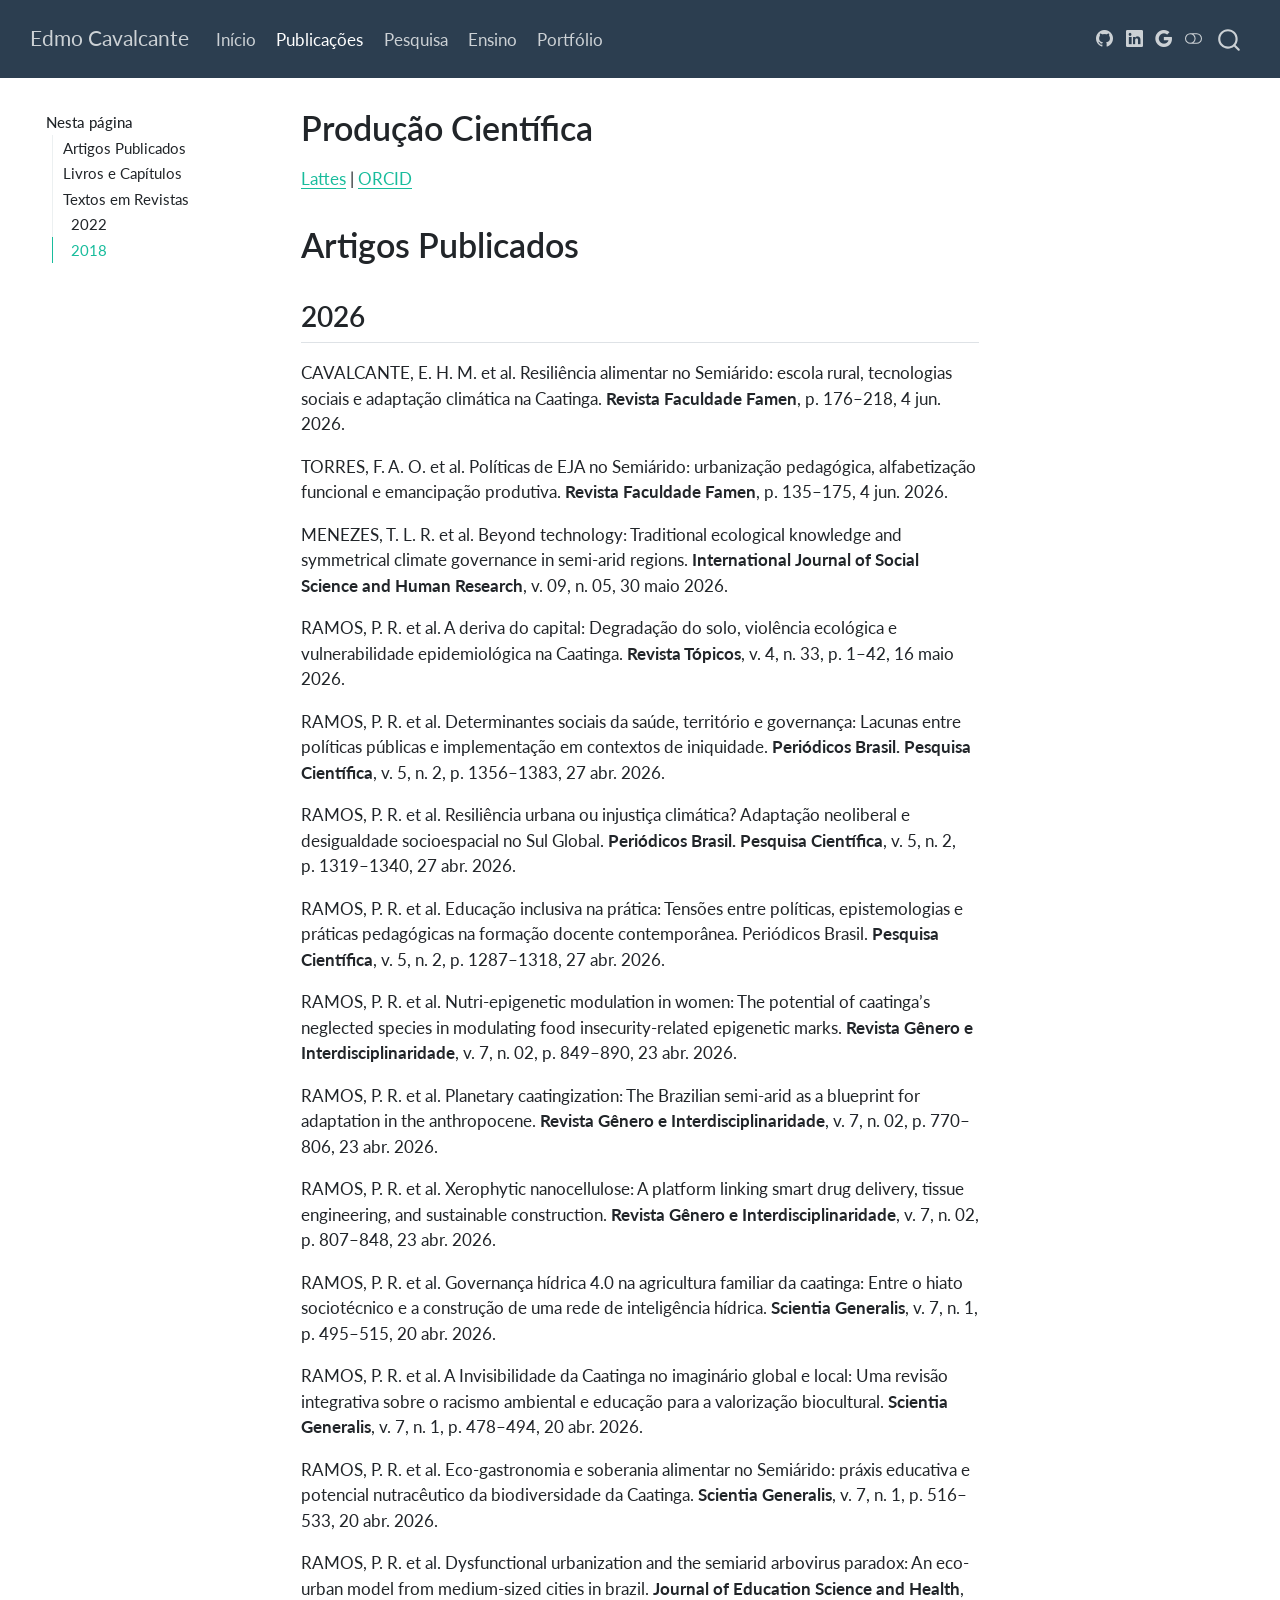
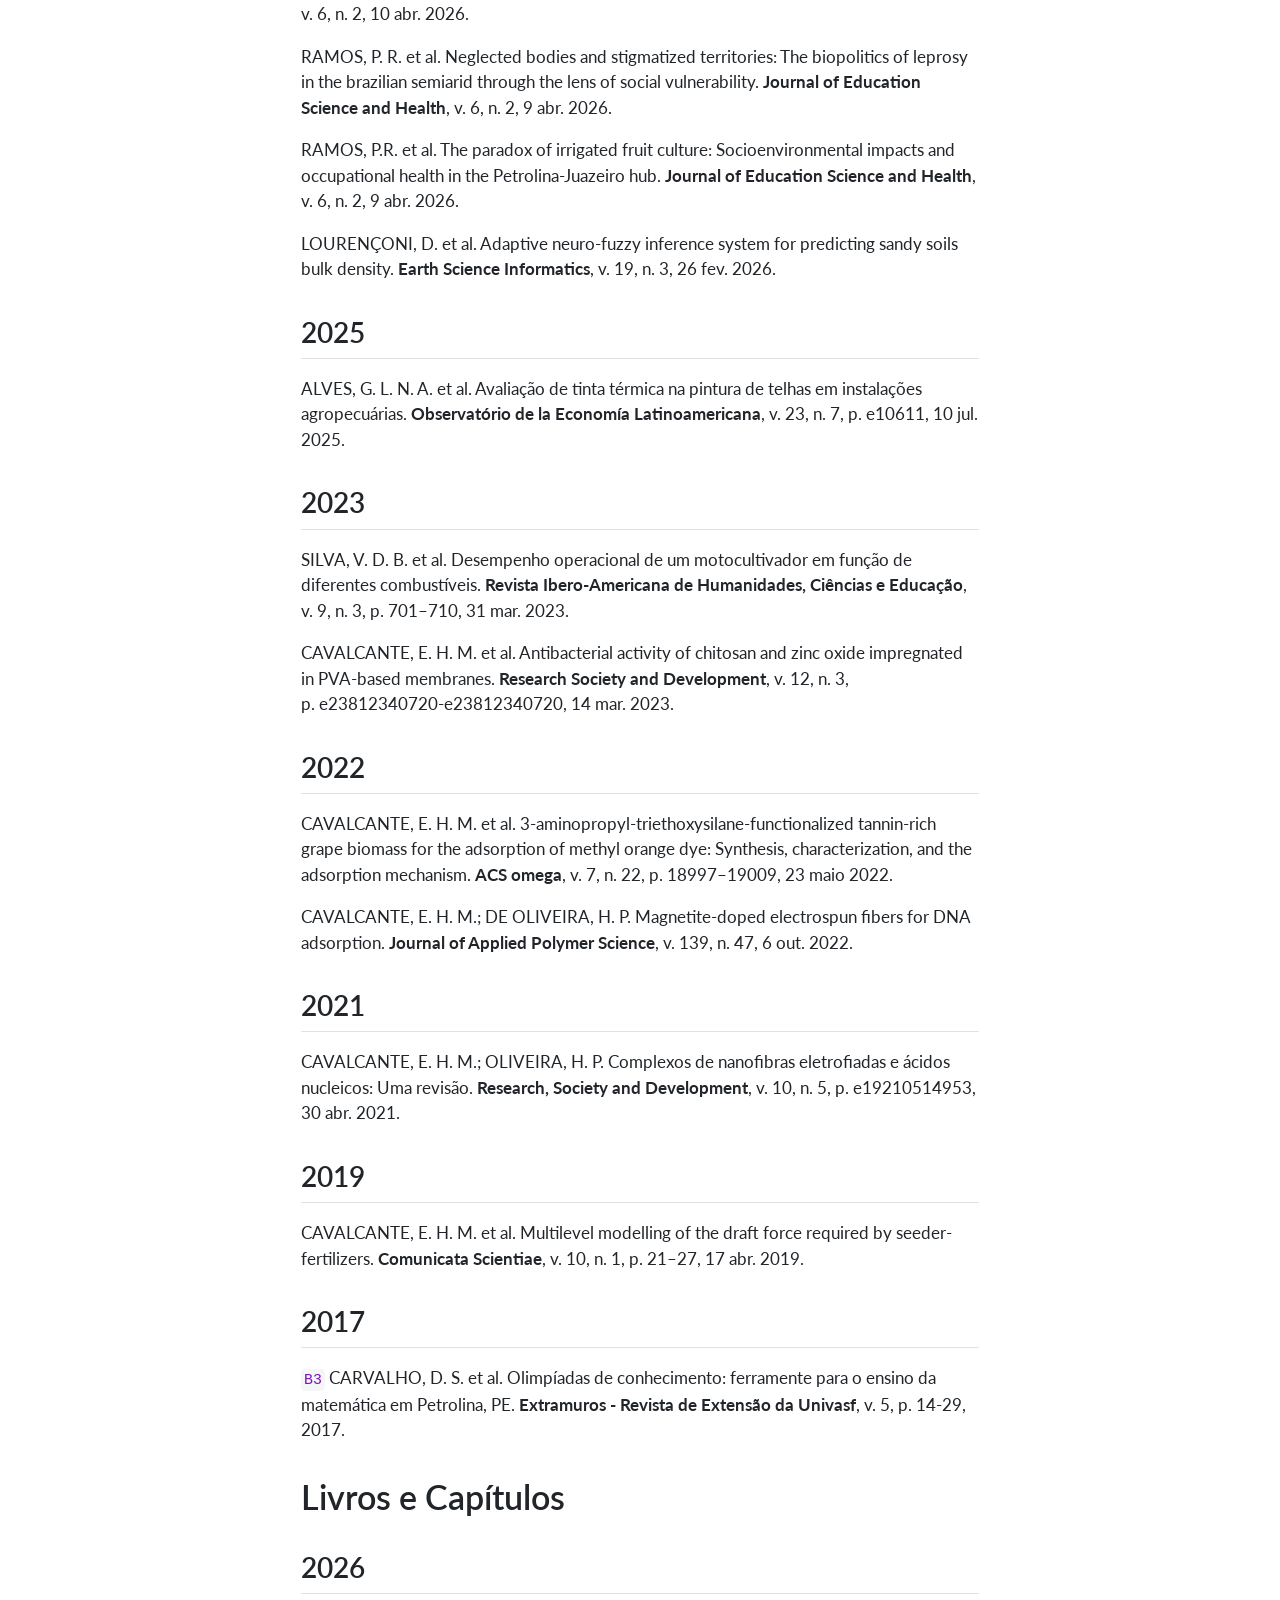
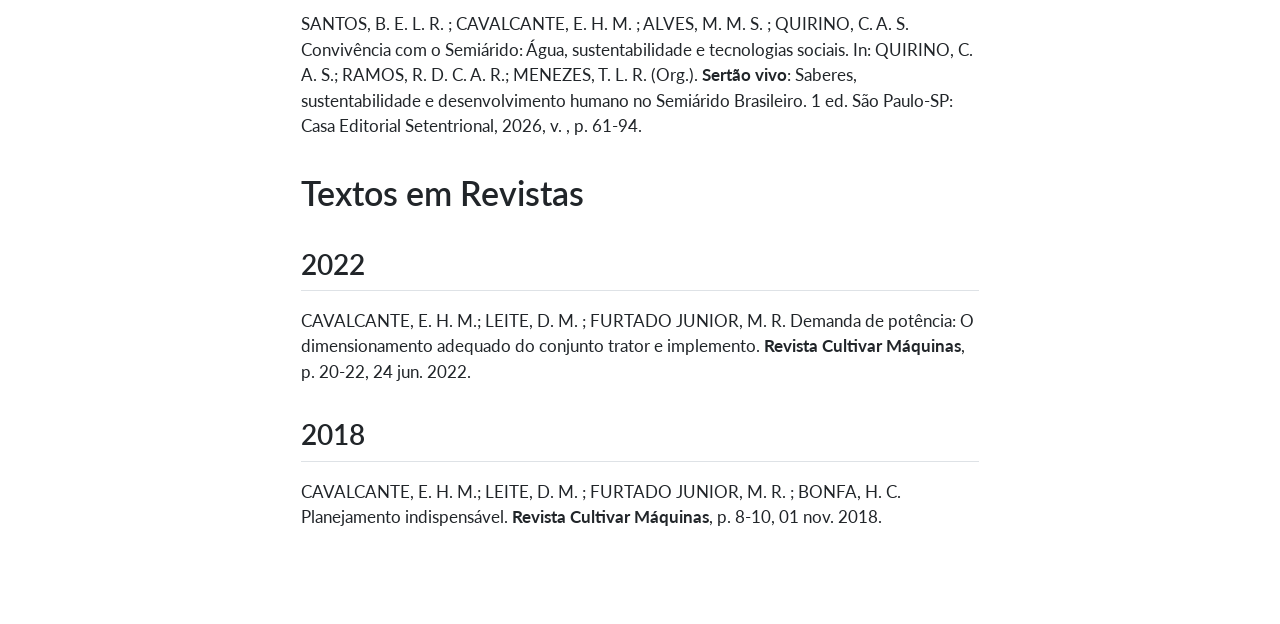
<file: publicacoes.html>
<!DOCTYPE html>
<html xmlns="http://www.w3.org/1999/xhtml" lang="pt" xml:lang="pt"><head>

<meta charset="utf-8">
<meta name="generator" content="quarto-1.10.18">

<meta name="viewport" content="width=device-width, initial-scale=1.0, user-scalable=yes">


<title>Produção Científica – Edmo Cavalcante</title>
<style>
/* Default styles provided by pandoc.
** See https://pandoc.org/MANUAL.html#variables-for-html for config info.
*/
span.smallcaps{font-variant: small-caps;}
div.columns{display: flex; gap: 1.5em;}
div.column{flex: auto;}
@media screen {
div.columns{gap: min(4vw, 1.5em);}
div.column{overflow-x: auto;}
}
div.hanging-indent{margin-left: 1.5em; text-indent: -1.5em;}
ul.task-list{list-style: none;}
ul.task-list li input[type="checkbox"] {
  width: 0.8em;
  margin: 0 0.8em 0.2em -1em; /* quarto-specific, see https://github.com/quarto-dev/quarto-cli/issues/4556 */ 
  vertical-align: middle;
}
</style>


<script src="site_libs/quarto-nav/quarto-nav.js"></script>
<script src="site_libs/quarto-nav/headroom.min.js"></script>
<script src="site_libs/clipboard/clipboard.min.js"></script>
<script src="site_libs/quarto-search/autocomplete.umd.js"></script>
<script src="site_libs/quarto-search/fuse.min.js"></script>
<script src="site_libs/quarto-search/quarto-search.js"></script>
<meta name="quarto:offset" content="./">
<script src="site_libs/quarto-html/quarto.js" type="module"></script>
<script src="site_libs/quarto-html/tabsets/tabsets.js" type="module"></script>
<script src="site_libs/quarto-html/popper.min.js"></script>
<script src="site_libs/quarto-html/tippy.umd.min.js"></script>
<script src="site_libs/quarto-html/anchor.min.js"></script>
<link href="site_libs/quarto-html/tippy.css" rel="stylesheet">
<link href="site_libs/quarto-html/quarto-syntax-highlighting-64a204ab8560d761af7679ceaba22944.css" rel="stylesheet" class="quarto-color-scheme" id="quarto-text-highlighting-styles">
<link href="site_libs/quarto-html/quarto-syntax-highlighting-dark-b85bc7c33db8c58e0ec93c3465666fed.css" rel="stylesheet" class="quarto-color-scheme quarto-color-alternate" id="quarto-text-highlighting-styles">
<link href="site_libs/quarto-html/quarto-syntax-highlighting-64a204ab8560d761af7679ceaba22944.css" rel="stylesheet" class="quarto-color-scheme-extra" id="quarto-text-highlighting-styles">
<script src="site_libs/bootstrap/bootstrap.min.js"></script>
<link href="site_libs/bootstrap/bootstrap-icons.css" rel="stylesheet">
<link href="site_libs/bootstrap/bootstrap-92404dd89b1444827012a9e3a58cda88.min.css" rel="stylesheet" append-hash="true" class="quarto-color-scheme" id="quarto-bootstrap" data-mode="light">
<link href="site_libs/bootstrap/bootstrap-dark-8b348f4b4b74a528bf910da1e8c5139e.min.css" rel="stylesheet" append-hash="true" class="quarto-color-scheme quarto-color-alternate" id="quarto-bootstrap" data-mode="dark">
<link href="site_libs/bootstrap/bootstrap-92404dd89b1444827012a9e3a58cda88.min.css" rel="stylesheet" append-hash="true" class="quarto-color-scheme-extra" id="quarto-bootstrap" data-mode="light">
<script id="quarto-search-options" type="application/json">{
  "location": "navbar",
  "copy-button": false,
  "collapse-after": 3,
  "panel-placement": "end",
  "type": "overlay",
  "limit": 50,
  "keyboard-shortcut": [
    "f",
    "/",
    "s"
  ],
  "show-item-context": false,
  "language": {
    "search-no-results-text": "Nenhum resultado",
    "search-matching-documents-text": "documentos correspondentes",
    "search-copy-link-title": "Copiar link para a busca",
    "search-hide-matches-text": "Esconder correspondências adicionais",
    "search-more-match-text": "mais correspondência neste documento",
    "search-more-matches-text": "mais correspondências neste documento",
    "search-clear-button-title": "Limpar",
    "search-text-placeholder": "",
    "search-detached-cancel-button-title": "Cancelar",
    "search-submit-button-title": "Enviar",
    "search-label": "Procurar"
  }
}</script>


<link rel="stylesheet" href="styles.css">
</head>

<body class="floating nav-fixed quarto-light"><script id="quarto-html-before-body" type="application/javascript">
    const toggleBodyColorMode = (bsSheetEl) => {
      const mode = bsSheetEl.getAttribute("data-mode");
      const bodyEl = window.document.querySelector("body");
      if (mode === "dark") {
        bodyEl.classList.add("quarto-dark");
        bodyEl.classList.remove("quarto-light");
      } else {
        bodyEl.classList.add("quarto-light");
        bodyEl.classList.remove("quarto-dark");
      }
    }
    const toggleBodyColorPrimary = () => {
      const bsSheetEl = window.document.querySelector("link#quarto-bootstrap:not([rel=disabled-stylesheet])");
      if (bsSheetEl) {
        toggleBodyColorMode(bsSheetEl);
      }
    }
    const setColorSchemeToggle = (alternate) => {
      const toggles = window.document.querySelectorAll('.quarto-color-scheme-toggle');
      for (let i=0; i < toggles.length; i++) {
        const toggle = toggles[i];
        if (toggle) {
          if (alternate) {
            toggle.classList.add("alternate");
          } else {
            toggle.classList.remove("alternate");
          }
        }
      }
    };
    const toggleColorMode = (alternate) => {
      // Switch the stylesheets
      const primaryStylesheets = window.document.querySelectorAll('link.quarto-color-scheme:not(.quarto-color-alternate)');
      const alternateStylesheets = window.document.querySelectorAll('link.quarto-color-scheme.quarto-color-alternate');
      manageTransitions('#quarto-margin-sidebar .nav-link', false);
      if (alternate) {
        // note: dark is layered on light, we don't disable primary!
        enableStylesheet(alternateStylesheets);
        for (const sheetNode of alternateStylesheets) {
          if (sheetNode.id === "quarto-bootstrap") {
            toggleBodyColorMode(sheetNode);
          }
        }
      } else {
        disableStylesheet(alternateStylesheets);
        enableStylesheet(primaryStylesheets)
        toggleBodyColorPrimary();
      }
      manageTransitions('#quarto-margin-sidebar .nav-link', true);
      // Switch the toggles
      setColorSchemeToggle(alternate)
      // Hack to workaround the fact that safari doesn't
      // properly recolor the scrollbar when toggling (#1455)
      if (navigator.userAgent.indexOf('Safari') > 0 && navigator.userAgent.indexOf('Chrome') == -1) {
        manageTransitions("body", false);
        window.scrollTo(0, 1);
        setTimeout(() => {
          window.scrollTo(0, 0);
          manageTransitions("body", true);
        }, 40);
      }
    }
    const disableStylesheet = (stylesheets) => {
      for (let i=0; i < stylesheets.length; i++) {
        const stylesheet = stylesheets[i];
        stylesheet.rel = 'disabled-stylesheet';
      }
    }
    const enableStylesheet = (stylesheets) => {
      for (let i=0; i < stylesheets.length; i++) {
        const stylesheet = stylesheets[i];
        if(stylesheet.rel !== 'stylesheet') { // for Chrome, which will still FOUC without this check
          stylesheet.rel = 'stylesheet';
        }
      }
    }
    const manageTransitions = (selector, allowTransitions) => {
      const els = window.document.querySelectorAll(selector);
      for (let i=0; i < els.length; i++) {
        const el = els[i];
        if (allowTransitions) {
          el.classList.remove('notransition');
        } else {
          el.classList.add('notransition');
        }
      }
    }
    const isFileUrl = () => {
      return window.location.protocol === 'file:';
    }
    const hasAlternateSentinel = () => {
      let styleSentinel = getColorSchemeSentinel();
      if (styleSentinel !== null) {
        return styleSentinel === "alternate";
      } else {
        return false;
      }
    }
    const setStyleSentinel = (alternate) => {
      const value = alternate ? "alternate" : "default";
      if (!isFileUrl()) {
        window.localStorage.setItem("quarto-color-scheme", value);
      } else {
        localAlternateSentinel = value;
      }
    }
    const getColorSchemeSentinel = () => {
      if (!isFileUrl()) {
        const storageValue = window.localStorage.getItem("quarto-color-scheme");
        return storageValue != null ? storageValue : localAlternateSentinel;
      } else {
        return localAlternateSentinel;
      }
    }
    const toggleGiscusIfUsed = (isAlternate, darkModeDefault) => {
      const baseTheme = document.querySelector('#giscus-base-theme')?.value ?? 'light';
      const alternateTheme = document.querySelector('#giscus-alt-theme')?.value ?? 'dark';
      let newTheme = '';
      if(authorPrefersDark) {
        newTheme = isAlternate ? baseTheme : alternateTheme;
      } else {
        newTheme = isAlternate ? alternateTheme : baseTheme;
      }
      const changeGiscusTheme = () => {
        // From: https://github.com/giscus/giscus/issues/336
        const sendMessage = (message) => {
          const iframe = document.querySelector('iframe.giscus-frame');
          if (!iframe) return;
          iframe.contentWindow.postMessage({ giscus: message }, 'https://giscus.app');
        }
        sendMessage({
          setConfig: {
            theme: newTheme
          }
        });
      }
      const isGiscussLoaded = window.document.querySelector('iframe.giscus-frame') !== null;
      if (isGiscussLoaded) {
        changeGiscusTheme();
      }
    };
    const authorPrefersDark = false;
    const darkModeDefault = authorPrefersDark;
      document.querySelector('link#quarto-text-highlighting-styles.quarto-color-scheme-extra').rel = 'disabled-stylesheet';
      document.querySelector('link#quarto-bootstrap.quarto-color-scheme-extra').rel = 'disabled-stylesheet';
    let localAlternateSentinel = darkModeDefault ? 'alternate' : 'default';
    // Dark / light mode switch
    window.quartoToggleColorScheme = () => {
      // Read the current dark / light value
      let toAlternate = !hasAlternateSentinel();
      toggleColorMode(toAlternate);
      setStyleSentinel(toAlternate);
      toggleGiscusIfUsed(toAlternate, darkModeDefault);
      window.dispatchEvent(new Event('resize'));
    };
    // Switch to dark mode if need be
    if (hasAlternateSentinel()) {
      toggleColorMode(true);
    } else {
      toggleColorMode(false);
    }
  </script>

<div id="quarto-search-results"></div>
  <header id="quarto-header" class="headroom fixed-top">
    <nav class="navbar navbar-expand-lg " data-bs-theme="dark">
      <div class="navbar-container container-fluid">
      <div class="navbar-brand-container mx-auto">
    <a class="navbar-brand" href="./index.html">
    <span class="navbar-title">Edmo Cavalcante</span>
    </a>
  </div>
            <div id="quarto-search" class="" title="Procurar"></div>
          <button class="navbar-toggler" type="button" data-bs-toggle="collapse" data-bs-target="#navbarCollapse" aria-controls="navbarCollapse" role="menu" aria-expanded="false" aria-label="Alternar de navegação" onclick="if (window.quartoToggleHeadroom) { window.quartoToggleHeadroom(); }">
  <span class="navbar-toggler-icon"></span>
</button>
          <div class="collapse navbar-collapse" id="navbarCollapse">
            <ul class="navbar-nav navbar-nav-scroll me-auto">
  <li class="nav-item">
    <a class="nav-link" href="./index.html"> 
<span class="menu-text">Início</span></a>
  </li>  
  <li class="nav-item">
    <a class="nav-link active" href="./publicacoes.html" aria-current="page"> 
<span class="menu-text">Publicações</span></a>
  </li>  
  <li class="nav-item">
    <a class="nav-link" href="./pesquisa.qmd"> 
<span class="menu-text">Pesquisa</span></a>
  </li>  
  <li class="nav-item">
    <a class="nav-link" href="./ensino.html"> 
<span class="menu-text">Ensino</span></a>
  </li>  
  <li class="nav-item">
    <a class="nav-link" href="./portfolio.qmd"> 
<span class="menu-text">Portfólio</span></a>
  </li>  
</ul>
          </div> <!-- /navcollapse -->
            <div class="quarto-navbar-tools tools-wide">
    <a href="https://github.com/edmohmc" title="" class="quarto-navigation-tool px-1" aria-label=""><i class="bi bi-github"></i></a>
    <a href="https://linkedin.com/in/edsmohmc" title="" class="quarto-navigation-tool px-1" aria-label=""><i class="bi bi-linkedin"></i></a>
    <a href="https://scholar.google.com/citations?user=NYpZojwAAAAJ" title="" class="quarto-navigation-tool px-1" aria-label=""><i class="bi bi-google"></i></a>
  <a href="" class="quarto-color-scheme-toggle quarto-navigation-tool  px-1" onclick="window.quartoToggleColorScheme(); return false;" title="Alternar modo escuro"><i class="bi"></i></a>
</div>
      </div> <!-- /container-fluid -->
    </nav>
</header>
<!-- content -->
<div id="quarto-content" class="quarto-container page-columns page-rows-contents page-layout-article page-navbar">
<!-- sidebar -->
  <nav id="quarto-sidebar" class="sidebar collapse collapse-horizontal quarto-sidebar-collapse-item sidebar-navigation floating overflow-auto">
    <nav id="TOC" role="doc-toc" class="toc-active">
    <h2 id="toc-title">Nesta página</h2>
   
  <ul>
  <li><a href="#artigos-publicados" id="toc-artigos-publicados" class="nav-link active" data-scroll-target="#artigos-publicados">Artigos Publicados</a>
  <ul class="collapse">
  <li><a href="#section" id="toc-section" class="nav-link" data-scroll-target="#section">2026</a></li>
  <li><a href="#section-1" id="toc-section-1" class="nav-link" data-scroll-target="#section-1">2025</a></li>
  <li><a href="#section-2" id="toc-section-2" class="nav-link" data-scroll-target="#section-2">2023</a></li>
  <li><a href="#section-3" id="toc-section-3" class="nav-link" data-scroll-target="#section-3">2022</a></li>
  <li><a href="#section-4" id="toc-section-4" class="nav-link" data-scroll-target="#section-4">2021</a></li>
  <li><a href="#section-5" id="toc-section-5" class="nav-link" data-scroll-target="#section-5">2019</a></li>
  <li><a href="#section-6" id="toc-section-6" class="nav-link" data-scroll-target="#section-6">2017</a></li>
  </ul></li>
  <li><a href="#livros-e-capítulos" id="toc-livros-e-capítulos" class="nav-link" data-scroll-target="#livros-e-capítulos">Livros e Capítulos</a>
  <ul class="collapse">
  <li><a href="#section-7" id="toc-section-7" class="nav-link" data-scroll-target="#section-7">2026</a></li>
  </ul></li>
  <li><a href="#textos-em-revistas" id="toc-textos-em-revistas" class="nav-link" data-scroll-target="#textos-em-revistas">Textos em Revistas</a>
  <ul class="collapse">
  <li><a href="#section-8" id="toc-section-8" class="nav-link" data-scroll-target="#section-8">2022</a></li>
  <li><a href="#section-9" id="toc-section-9" class="nav-link" data-scroll-target="#section-9">2018</a></li>
  </ul></li>
  </ul>
</nav>
</nav>
<div id="quarto-sidebar-glass" class="quarto-sidebar-collapse-item" data-bs-toggle="collapse" data-bs-target=".quarto-sidebar-collapse-item"></div>
<!-- margin-sidebar -->
    <div id="quarto-margin-sidebar" class="sidebar margin-sidebar zindex-bottom">
    </div>
<!-- main -->
<main class="content" id="quarto-document-content">


<header id="title-block-header" class="quarto-title-block default">
<div class="quarto-title">
<h1 class="title">Produção Científica</h1>
</div>



<div class="quarto-title-meta">

    
  
    
  </div>
  


</header>


<p><a href="http://lattes.cnpq.br/8897202884963325">Lattes</a> | <a href="https://orcid.org/0000-0003-0509-4475">ORCID</a></p>
<section id="artigos-publicados" class="level1">
<h1>Artigos Publicados</h1>
<section id="section" class="level2">
<h2 class="anchored" data-anchor-id="section">2026</h2>
<p>CAVALCANTE, E. H. M. et al.&nbsp;Resiliência alimentar no Semiárido: escola rural, tecnologias sociais e adaptação climática na Caatinga. <strong>Revista Faculdade Famen</strong>, p.&nbsp;176–218, 4 jun. 2026.</p>
<p>TORRES, F. A. O. et al.&nbsp;Políticas de EJA no Semiárido: urbanização pedagógica, alfabetização funcional e emancipação produtiva. <strong>Revista Faculdade Famen</strong>, p.&nbsp;135–175, 4 jun. 2026.</p>
<p>MENEZES, T. L. R. et al.&nbsp;Beyond technology: Traditional ecological knowledge and symmetrical climate governance in semi-arid regions. <strong>International Journal of Social Science and Human Research</strong>, v. 09, n.&nbsp;05, 30 maio 2026.</p>
<p>RAMOS, P. R. et al.&nbsp;A deriva do capital: Degradação do solo, violência ecológica e vulnerabilidade epidemiológica na Caatinga. <strong>Revista Tópicos</strong>, v. 4, n.&nbsp;33, p.&nbsp;1–42, 16 maio 2026.</p>
<p>RAMOS, P. R. et al.&nbsp;Determinantes sociais da saúde, território e governança: Lacunas entre políticas públicas e implementação em contextos de iniquidade. <strong>Periódicos Brasil. Pesquisa Científica</strong>, v. 5, n.&nbsp;2, p.&nbsp;1356–1383, 27 abr. 2026.</p>
<p>RAMOS, P. R. et al.&nbsp;Resiliência urbana ou injustiça climática? Adaptação neoliberal e desigualdade socioespacial no Sul Global. <strong>Periódicos Brasil. Pesquisa Científica</strong>, v. 5, n.&nbsp;2, p.&nbsp;1319–1340, 27 abr. 2026.</p>
<p>RAMOS, P. R. et al.&nbsp;Educação inclusiva na prática: Tensões entre políticas, epistemologias e práticas pedagógicas na formação docente contemporânea. Periódicos Brasil. <strong>Pesquisa Científica</strong>, v. 5, n.&nbsp;2, p.&nbsp;1287–1318, 27 abr. 2026.</p>
<p>RAMOS, P. R. et al.&nbsp;Nutri-epigenetic modulation in women: The potential of caatinga’s neglected species in modulating food insecurity-related epigenetic marks. <strong>Revista Gênero e Interdisciplinaridade</strong>, v. 7, n.&nbsp;02, p.&nbsp;849–890, 23 abr. 2026.</p>
<p>RAMOS, P. R. et al.&nbsp;Planetary caatingization: The Brazilian semi-arid as a blueprint for adaptation in the anthropocene. <strong>Revista Gênero e Interdisciplinaridade</strong>, v. 7, n.&nbsp;02, p.&nbsp;770–806, 23 abr. 2026.</p>
<p>RAMOS, P. R. et al.&nbsp;Xerophytic nanocellulose: A platform linking smart drug delivery, tissue engineering, and sustainable construction. <strong>Revista Gênero e Interdisciplinaridade</strong>, v. 7, n.&nbsp;02, p.&nbsp;807–848, 23 abr. 2026.</p>
<p>RAMOS, P. R. et al.&nbsp;Governança hídrica 4.0 na agricultura familiar da caatinga: Entre o hiato sociotécnico e a construção de uma rede de inteligência hídrica. <strong>Scientia Generalis</strong>, v. 7, n.&nbsp;1, p.&nbsp;495–515, 20 abr. 2026.</p>
<p>RAMOS, P. R. et al.&nbsp;A Invisibilidade da Caatinga no imaginário global e local: Uma revisão integrativa sobre o racismo ambiental e educação para a valorização biocultural. <strong>Scientia Generalis</strong>, v. 7, n.&nbsp;1, p.&nbsp;478–494, 20 abr. 2026.</p>
<p>RAMOS, P. R. et al.&nbsp;Eco-gastronomia e soberania alimentar no Semiárido: práxis educativa e potencial nutracêutico da biodiversidade da Caating‌a. <strong>Scientia Generalis</strong>, v. 7, n.&nbsp;1, p.&nbsp;516–533, 20 abr. 2026.</p>
<p>RAMOS, P. R. et al.&nbsp;Dysfunctional urbanization and the semiarid arbovirus paradox: An eco-urban model from medium-sized cities in brazil. <strong>Journal of Education Science and Health</strong>, v. 6, n.&nbsp;2, 10 abr. 2026.</p>
<p>RAMOS, P. R. et al.&nbsp;Neglected bodies and stigmatized territories: The biopolitics of leprosy in the brazilian semiarid through the lens of social vulnerability. <strong>Journal of Education Science and Health</strong>, v. 6, n.&nbsp;2, 9 abr. 2026.</p>
<p>RAMOS, P.R. et al.&nbsp;The paradox of irrigated fruit culture: Socioenvironmental impacts and occupational health in the Petrolina-Juazeiro hub. <strong>Journal of Education Science and Health</strong>, v. 6, n.&nbsp;2, 9 abr. 2026.</p>
<p>LOURENÇONI, D. et al.&nbsp;Adaptive neuro-fuzzy inference system for predicting sandy soils bulk density. <strong>Earth Science Informatics</strong>, v. 19, n.&nbsp;3, 26 fev. 2026.</p>
</section>
<section id="section-1" class="level2">
<h2 class="anchored" data-anchor-id="section-1">2025</h2>
<p>ALVES, G. L. N. A. et al.&nbsp;Avaliação de tinta térmica na pintura de telhas em instalações agropecuárias. <strong>Observatório de la Economía Latinoamericana</strong>, v. 23, n.&nbsp;7, p.&nbsp;e10611, 10 jul. 2025.</p>
</section>
<section id="section-2" class="level2">
<h2 class="anchored" data-anchor-id="section-2">2023</h2>
<p>SILVA, V. D. B. et al.&nbsp;Desempenho operacional de um motocultivador em função de diferentes combustíveis. <strong>Revista Ibero-Americana de Humanidades, Ciências e Educação</strong>, v. 9, n.&nbsp;3, p.&nbsp;701–710, 31 mar. 2023.</p>
<p>CAVALCANTE, E. H. M. et al.&nbsp;Antibacterial activity of chitosan and zinc oxide impregnated in PVA-based membranes. <strong>Research Society and Development</strong>, v. 12, n.&nbsp;3, p.&nbsp;e23812340720-e23812340720, 14 mar. 2023.</p>
</section>
<section id="section-3" class="level2">
<h2 class="anchored" data-anchor-id="section-3">2022</h2>
<p>CAVALCANTE, E. H. M. et al.&nbsp;‌3-aminopropyl-triethoxysilane-functionalized tannin-rich grape biomass for the adsorption of methyl orange dye: Synthesis, characterization, and the adsorption mechanism. <strong>ACS omega</strong>, v. 7, n.&nbsp;22, p.&nbsp;18997–19009, 23 maio 2022.</p>
<p>CAVALCANTE, E. H. M.; DE OLIVEIRA, H. P. Magnetite‐doped electrospun fibers for DNA adsorption. <strong>Journal of Applied Polymer Science</strong>, v. 139, n.&nbsp;47, 6 out. 2022.</p>
</section>
<section id="section-4" class="level2">
<h2 class="anchored" data-anchor-id="section-4">2021</h2>
<p>‌CAVALCANTE, E. H. M.; OLIVEIRA, H. P. Complexos de nanofibras eletrofiadas e ácidos nucleicos: Uma revisão. <strong>Research, Society and Development</strong>, v. 10, n.&nbsp;5, p.&nbsp;e19210514953, 30 abr. 2021.</p>
</section>
<section id="section-5" class="level2">
<h2 class="anchored" data-anchor-id="section-5">2019</h2>
<p>CAVALCANTE, E. H. M. et al.&nbsp;Multilevel modelling of the draft force required by seeder-fertilizers. <strong>Comunicata Scientiae</strong>, v. 10, n.&nbsp;1, p.&nbsp;21–27, 17 abr. 2019.</p>
</section>
<section id="section-6" class="level2">
<h2 class="anchored" data-anchor-id="section-6">2017</h2>
<p><code>B3</code> CARVALHO, D. S. et al.&nbsp;Olimpíadas de conhecimento: ferramente para o ensino da matemática em Petrolina, PE. <strong>Extramuros - Revista de Extensão da Univasf</strong>, v. 5, p.&nbsp;14-29, 2017.</p>
</section>
</section>
<section id="livros-e-capítulos" class="level1">
<h1>Livros e Capítulos</h1>
<section id="section-7" class="level2">
<h2 class="anchored" data-anchor-id="section-7">2026</h2>
<p>SANTOS, B. E. L. R. ; CAVALCANTE, E. H. M. ; ALVES, M. M. S. ; QUIRINO, C. A. S. Convivência com o Semiárido: Água, sustentabilidade e tecnologias sociais. In: QUIRINO, C. A. S.; RAMOS, R. D. C. A. R.; MENEZES, T. L. R. (Org.). <strong>Sertão vivo</strong>: Saberes, sustentabilidade e desenvolvimento humano no Semiárido Brasileiro. 1 ed.&nbsp;São Paulo-SP: Casa Editorial Setentrional, 2026, v. , p.&nbsp;61-94.</p>
</section>
</section>
<section id="textos-em-revistas" class="level1">
<h1>Textos em Revistas</h1>
<section id="section-8" class="level2">
<h2 class="anchored" data-anchor-id="section-8">2022</h2>
<p>CAVALCANTE, E. H. M.; LEITE, D. M. ; FURTADO JUNIOR, M. R. Demanda de potência: O dimensionamento adequado do conjunto trator e implemento. <strong>Revista Cultivar Máquinas</strong>, p.&nbsp;20-22, 24 jun. 2022.</p>
</section>
<section id="section-9" class="level2">
<h2 class="anchored" data-anchor-id="section-9">2018</h2>
<p>CAVALCANTE, E. H. M.; LEITE, D. M. ; FURTADO JUNIOR, M. R. ; BONFA, H. C. Planejamento indispensável. <strong>Revista Cultivar Máquinas</strong>, p.&nbsp;8-10, 01 nov. 2018.</p>


</section>
</section>

</main> <!-- /main -->
<script id="quarto-html-after-body" type="application/javascript">
  window.document.addEventListener("DOMContentLoaded", function (event) {
    // Ensure there is a toggle, if there isn't float one in the top right
    if (window.document.querySelector('.quarto-color-scheme-toggle') === null) {
      const a = window.document.createElement('a');
      a.classList.add('top-right');
      a.classList.add('quarto-color-scheme-toggle');
      a.href = "";
      a.onclick = function() { try { window.quartoToggleColorScheme(); } catch {} return false; };
      const i = window.document.createElement("i");
      i.classList.add('bi');
      a.appendChild(i);
      window.document.body.appendChild(a);
    }
    setColorSchemeToggle(hasAlternateSentinel())
    const icon = "";
    const anchorJS = new window.AnchorJS();
    anchorJS.options = {
      placement: 'right',
      icon: icon
    };
    anchorJS.add('.anchored');
    const isCodeAnnotation = (el) => {
      for (const clz of el.classList) {
        if (clz.startsWith('code-annotation-')) {                     
          return true;
        }
      }
      return false;
    }
    const onCopySuccess = function(e) {
      // button target
      const button = e.trigger;
      // don't keep focus
      button.blur();
      // flash "checked"
      button.classList.add('code-copy-button-checked');
      var currentTitle = button.getAttribute("title");
      button.setAttribute("title", "Copiada");
      let tooltip;
      if (window.bootstrap) {
        button.setAttribute("data-bs-toggle", "tooltip");
        button.setAttribute("data-bs-placement", "left");
        button.setAttribute("data-bs-title", "Copiada");
        tooltip = new bootstrap.Tooltip(button, 
          { trigger: "manual", 
            customClass: "code-copy-button-tooltip",
            offset: [0, -8]});
        tooltip.show();    
      }
      setTimeout(function() {
        if (tooltip) {
          tooltip.hide();
          button.removeAttribute("data-bs-title");
          button.removeAttribute("data-bs-toggle");
          button.removeAttribute("data-bs-placement");
        }
        button.setAttribute("title", currentTitle);
        button.classList.remove('code-copy-button-checked');
      }, 1000);
      // clear code selection
      e.clearSelection();
    }
    const getTextToCopy = function(trigger) {
      const outerScaffold = trigger.parentElement.cloneNode(true);
      const codeEl = outerScaffold.querySelector('code');
      for (const childEl of codeEl.children) {
        if (isCodeAnnotation(childEl)) {
          childEl.remove();
        }
      }
      return codeEl.innerText;
    }
    const clipboard = new window.ClipboardJS('.code-copy-button:not([data-in-quarto-modal])', {
      text: getTextToCopy
    });
    clipboard.on('success', onCopySuccess);
    if (window.document.getElementById('quarto-embedded-source-code-modal')) {
      const clipboardModal = new window.ClipboardJS('.code-copy-button[data-in-quarto-modal]', {
        text: getTextToCopy,
        container: window.document.getElementById('quarto-embedded-source-code-modal')
      });
      clipboardModal.on('success', onCopySuccess);
    }
      var localhostRegex = new RegExp(/^(?:http|https):\/\/localhost\:?[0-9]*\//);
      var mailtoRegex = new RegExp(/^mailto:/);
        var filterRegex = new RegExp('/' + window.location.host + '/');
      var isInternal = (href) => {
          return filterRegex.test(href) || localhostRegex.test(href) || mailtoRegex.test(href);
      }
      // Inspect non-navigation links and adorn them if external
     var links = window.document.querySelectorAll('a[href]:not(.nav-link):not(.navbar-brand):not(.toc-action):not(.sidebar-link):not(.sidebar-item-toggle):not(.pagination-link):not(.no-external):not([aria-hidden]):not(.dropdown-item):not(.quarto-navigation-tool):not(.about-link)');
      for (var i=0; i<links.length; i++) {
        const link = links[i];
        if (!isInternal(link.href)) {
          // undo the damage that might have been done by quarto-nav.js in the case of
          // links that we want to consider external
          if (link.dataset.originalHref !== undefined) {
            link.href = link.dataset.originalHref;
          }
        }
      }
    function tippyHover(el, contentFn, onTriggerFn, onUntriggerFn) {
      const config = {
        allowHTML: true,
        maxWidth: 500,
        delay: 100,
        arrow: false,
        appendTo: function(el) {
            return el.parentElement;
        },
        interactive: true,
        interactiveBorder: 10,
        theme: 'quarto',
        placement: 'bottom-start',
      };
      if (contentFn) {
        config.content = contentFn;
      }
      if (onTriggerFn) {
        config.onTrigger = onTriggerFn;
      }
      if (onUntriggerFn) {
        config.onUntrigger = onUntriggerFn;
      }
      window.tippy(el, config); 
    }
    const noterefs = window.document.querySelectorAll('a[role="doc-noteref"]');
    for (var i=0; i<noterefs.length; i++) {
      const ref = noterefs[i];
      tippyHover(ref, function() {
        // use id or data attribute instead here
        let href = ref.getAttribute('data-footnote-href') || ref.getAttribute('href');
        try { href = new URL(href).hash; } catch {}
        const id = href.replace(/^#\/?/, "");
        const note = window.document.getElementById(id);
        if (note) {
          return note.innerHTML;
        } else {
          return "";
        }
      });
    }
    const xrefs = window.document.querySelectorAll('a.quarto-xref');
    const processXRef = (id, note) => {
      // Strip column container classes
      const stripColumnClz = (el) => {
        el.classList.remove("page-full", "page-columns");
        if (el.children) {
          for (const child of el.children) {
            stripColumnClz(child);
          }
        }
      }
      stripColumnClz(note)
      if (id === null || id.startsWith('sec-')) {
        // Special case sections, only their first couple elements
        const container = document.createElement("div");
        if (note.children && note.children.length > 2) {
          container.appendChild(note.children[0].cloneNode(true));
          for (let i = 1; i < note.children.length; i++) {
            const child = note.children[i];
            if (child.tagName === "P" && child.innerText === "") {
              continue;
            } else {
              container.appendChild(child.cloneNode(true));
              break;
            }
          }
          if (window.Quarto?.typesetMath) {
            window.Quarto.typesetMath(container);
          }
          return container.innerHTML
        } else {
          if (window.Quarto?.typesetMath) {
            window.Quarto.typesetMath(note);
          }
          return note.innerHTML;
        }
      } else {
        // Remove any anchor links if they are present
        const anchorLink = note.querySelector('a.anchorjs-link');
        if (anchorLink) {
          anchorLink.remove();
        }
        if (window.Quarto?.typesetMath) {
          window.Quarto.typesetMath(note);
        }
        if (note.classList.contains("callout")) {
          return note.outerHTML;
        } else {
          return note.innerHTML;
        }
      }
    }
    for (var i=0; i<xrefs.length; i++) {
      const xref = xrefs[i];
      tippyHover(xref, undefined, function(instance) {
        instance.disable();
        let url = xref.getAttribute('href');
        let hash = undefined; 
        if (url.startsWith('#')) {
          hash = url;
        } else {
          try { hash = new URL(url).hash; } catch {}
        }
        if (hash) {
          const id = hash.replace(/^#\/?/, "");
          const note = window.document.getElementById(id);
          if (note !== null) {
            try {
              const html = processXRef(id, note.cloneNode(true));
              instance.setContent(html);
            } finally {
              instance.enable();
              instance.show();
            }
          } else {
            // See if we can fetch this
            fetch(url.split('#')[0])
            .then(res => res.text())
            .then(html => {
              const parser = new DOMParser();
              const htmlDoc = parser.parseFromString(html, "text/html");
              const note = htmlDoc.getElementById(id);
              if (note !== null) {
                const html = processXRef(id, note);
                instance.setContent(html);
              } 
            }).finally(() => {
              instance.enable();
              instance.show();
            });
          }
        } else {
          // See if we can fetch a full url (with no hash to target)
          // This is a special case and we should probably do some content thinning / targeting
          fetch(url)
          .then(res => res.text())
          .then(html => {
            const parser = new DOMParser();
            const htmlDoc = parser.parseFromString(html, "text/html");
            const note = htmlDoc.querySelector('main.content');
            if (note !== null) {
              // This should only happen for chapter cross references
              // (since there is no id in the URL)
              // remove the first header
              if (note.children.length > 0 && note.children[0].tagName === "HEADER") {
                note.children[0].remove();
              }
              const html = processXRef(null, note);
              instance.setContent(html);
            } 
          }).finally(() => {
            instance.enable();
            instance.show();
          });
        }
      }, function(instance) {
      });
    }
        let selectedAnnoteEl;
        const selectorForAnnotation = ( cell, annotation) => {
          let cellAttr = 'data-code-cell="' + cell + '"';
          let lineAttr = 'data-code-annotation="' +  annotation + '"';
          const selector = 'span[' + cellAttr + '][' + lineAttr + ']';
          return selector;
        }
        const selectCodeLines = (annoteEl) => {
          const doc = window.document;
          const targetCell = annoteEl.getAttribute("data-target-cell");
          const targetAnnotation = annoteEl.getAttribute("data-target-annotation");
          const annoteSpan = window.document.querySelector(selectorForAnnotation(targetCell, targetAnnotation));
          const lines = annoteSpan.getAttribute("data-code-lines").split(",");
          const lineIds = lines.map((line) => {
            return targetCell + "-" + line;
          })
          let top = null;
          let height = null;
          let parent = null;
          if (lineIds.length > 0) {
              //compute the position of the single el (top and bottom and make a div)
              const el = window.document.getElementById(lineIds[0]);
              top = el.offsetTop;
              height = el.offsetHeight;
              parent = el.parentElement.parentElement;
            if (lineIds.length > 1) {
              const lastEl = window.document.getElementById(lineIds[lineIds.length - 1]);
              const bottom = lastEl.offsetTop + lastEl.offsetHeight;
              height = bottom - top;
            }
            if (top !== null && height !== null && parent !== null) {
              // cook up a div (if necessary) and position it 
              let div = window.document.getElementById("code-annotation-line-highlight");
              if (div === null) {
                div = window.document.createElement("div");
                div.setAttribute("id", "code-annotation-line-highlight");
                div.style.position = 'absolute';
                parent.appendChild(div);
              }
              div.style.top = top - 2 + "px";
              div.style.height = height + 4 + "px";
              div.style.left = 0;
              let gutterDiv = window.document.getElementById("code-annotation-line-highlight-gutter");
              if (gutterDiv === null) {
                gutterDiv = window.document.createElement("div");
                gutterDiv.setAttribute("id", "code-annotation-line-highlight-gutter");
                gutterDiv.style.position = 'absolute';
                const codeCell = window.document.getElementById(targetCell);
                const gutter = codeCell.querySelector('.code-annotation-gutter');
                gutter.appendChild(gutterDiv);
              }
              gutterDiv.style.top = top - 2 + "px";
              gutterDiv.style.height = height + 4 + "px";
            }
            selectedAnnoteEl = annoteEl;
          }
        };
        const unselectCodeLines = () => {
          const elementsIds = ["code-annotation-line-highlight", "code-annotation-line-highlight-gutter"];
          elementsIds.forEach((elId) => {
            const div = window.document.getElementById(elId);
            if (div) {
              div.remove();
            }
          });
          selectedAnnoteEl = undefined;
        };
          // Handle positioning of the toggle
      window.addEventListener(
        "resize",
        throttle(() => {
          elRect = undefined;
          if (selectedAnnoteEl) {
            selectCodeLines(selectedAnnoteEl);
          }
        }, 10)
      );
      function throttle(fn, ms) {
      let throttle = false;
      let timer;
        return (...args) => {
          if(!throttle) { // first call gets through
              fn.apply(this, args);
              throttle = true;
          } else { // all the others get throttled
              if(timer) clearTimeout(timer); // cancel #2
              timer = setTimeout(() => {
                fn.apply(this, args);
                timer = throttle = false;
              }, ms);
          }
        };
      }
        // Attach click handler to the DT
        const annoteDls = window.document.querySelectorAll('dt[data-target-cell]');
        for (const annoteDlNode of annoteDls) {
          annoteDlNode.addEventListener('click', (event) => {
            const clickedEl = event.target;
            if (clickedEl !== selectedAnnoteEl) {
              unselectCodeLines();
              const activeEl = window.document.querySelector('dt[data-target-cell].code-annotation-active');
              if (activeEl) {
                activeEl.classList.remove('code-annotation-active');
              }
              selectCodeLines(clickedEl);
              clickedEl.classList.add('code-annotation-active');
            } else {
              // Unselect the line
              unselectCodeLines();
              clickedEl.classList.remove('code-annotation-active');
            }
          });
        }
    const findCites = (el) => {
      const parentEl = el.parentElement;
      if (parentEl) {
        const cites = parentEl.dataset.cites;
        if (cites) {
          return {
            el,
            cites: cites.split(' ')
          };
        } else {
          return findCites(el.parentElement)
        }
      } else {
        return undefined;
      }
    };
    var bibliorefs = window.document.querySelectorAll('a[role="doc-biblioref"]');
    for (var i=0; i<bibliorefs.length; i++) {
      const ref = bibliorefs[i];
      const citeInfo = findCites(ref);
      if (citeInfo) {
        tippyHover(citeInfo.el, function() {
          var popup = window.document.createElement('div');
          citeInfo.cites.forEach(function(cite) {
            var citeDiv = window.document.createElement('div');
            citeDiv.classList.add('hanging-indent');
            citeDiv.classList.add('csl-entry');
            var biblioDiv = window.document.getElementById('ref-' + cite);
            if (biblioDiv) {
              citeDiv.innerHTML = biblioDiv.innerHTML;
            }
            popup.appendChild(citeDiv);
          });
          return popup.innerHTML;
        });
      }
    }
  });
  </script>
</div> <!-- /content -->




</body></html>
</file>
<file: site_libs/quarto-html/tippy.css>
.tippy-box[data-animation=fade][data-state=hidden]{opacity:0}[data-tippy-root]{max-width:calc(100vw - 10px)}.tippy-box{position:relative;background-color:#333;color:#fff;border-radius:4px;font-size:14px;line-height:1.4;white-space:normal;outline:0;transition-property:transform,visibility,opacity}.tippy-box[data-placement^=top]>.tippy-arrow{bottom:0}.tippy-box[data-placement^=top]>.tippy-arrow:before{bottom:-7px;left:0;border-width:8px 8px 0;border-top-color:initial;transform-origin:center top}.tippy-box[data-placement^=bottom]>.tippy-arrow{top:0}.tippy-box[data-placement^=bottom]>.tippy-arrow:before{top:-7px;left:0;border-width:0 8px 8px;border-bottom-color:initial;transform-origin:center bottom}.tippy-box[data-placement^=left]>.tippy-arrow{right:0}.tippy-box[data-placement^=left]>.tippy-arrow:before{border-width:8px 0 8px 8px;border-left-color:initial;right:-7px;transform-origin:center left}.tippy-box[data-placement^=right]>.tippy-arrow{left:0}.tippy-box[data-placement^=right]>.tippy-arrow:before{left:-7px;border-width:8px 8px 8px 0;border-right-color:initial;transform-origin:center right}.tippy-box[data-inertia][data-state=visible]{transition-timing-function:cubic-bezier(.54,1.5,.38,1.11)}.tippy-arrow{width:16px;height:16px;color:#333}.tippy-arrow:before{content:"";position:absolute;border-color:transparent;border-style:solid}.tippy-content{position:relative;padding:5px 9px;z-index:1}
</file>
<file: site_libs/quarto-html/quarto-syntax-highlighting-64a204ab8560d761af7679ceaba22944.css>
/* quarto syntax highlight colors */
:root {
  --quarto-hl-ot-color: #003B4F;
  --quarto-hl-at-color: #657422;
  --quarto-hl-ss-color: #20794D;
  --quarto-hl-an-color: #5E5E5E;
  --quarto-hl-fu-color: #4758AB;
  --quarto-hl-st-color: #20794D;
  --quarto-hl-cf-color: #003B4F;
  --quarto-hl-op-color: #5E5E5E;
  --quarto-hl-er-color: #AD0000;
  --quarto-hl-bn-color: #AD0000;
  --quarto-hl-al-color: #AD0000;
  --quarto-hl-va-color: #111111;
  --quarto-hl-bu-color: inherit;
  --quarto-hl-ex-color: inherit;
  --quarto-hl-pp-color: #AD0000;
  --quarto-hl-in-color: #5E5E5E;
  --quarto-hl-vs-color: #20794D;
  --quarto-hl-wa-color: #5E5E5E;
  --quarto-hl-do-color: #5E5E5E;
  --quarto-hl-im-color: #00769E;
  --quarto-hl-ch-color: #20794D;
  --quarto-hl-dt-color: #AD0000;
  --quarto-hl-fl-color: #AD0000;
  --quarto-hl-co-color: #5E5E5E;
  --quarto-hl-cv-color: #5E5E5E;
  --quarto-hl-cn-color: #8f5902;
  --quarto-hl-sc-color: #5E5E5E;
  --quarto-hl-dv-color: #AD0000;
  --quarto-hl-kw-color: #003B4F;
}

/* other quarto variables */
:root {
  --quarto-font-monospace: SFMono-Regular, Menlo, Monaco, Consolas, "Liberation Mono", "Courier New", monospace;
}

/* syntax highlight based on Pandoc's rules */
pre > code.sourceCode > span {
  color: #003B4F;
}

code.sourceCode > span {
  color: #003B4F;
}

div.sourceCode,
div.sourceCode pre.sourceCode {
  color: #003B4F;
}

/* Normal */
code span {
  color: #003B4F;
}

/* Alert */
code span.al {
  color: #AD0000;
  font-style: inherit;
}

/* Annotation */
code span.an {
  color: #5E5E5E;
  font-style: inherit;
}

/* Attribute */
code span.at {
  color: #657422;
  font-style: inherit;
}

/* BaseN */
code span.bn {
  color: #AD0000;
  font-style: inherit;
}

/* BuiltIn */
code span.bu {
  font-style: inherit;
}

/* ControlFlow */
code span.cf {
  color: #003B4F;
  font-weight: bold;
  font-style: inherit;
}

/* Char */
code span.ch {
  color: #20794D;
  font-style: inherit;
}

/* Constant */
code span.cn {
  color: #8f5902;
  font-style: inherit;
}

/* Comment */
code span.co {
  color: #5E5E5E;
  font-style: inherit;
}

/* CommentVar */
code span.cv {
  color: #5E5E5E;
  font-style: italic;
}

/* Documentation */
code span.do {
  color: #5E5E5E;
  font-style: italic;
}

/* DataType */
code span.dt {
  color: #AD0000;
  font-style: inherit;
}

/* DecVal */
code span.dv {
  color: #AD0000;
  font-style: inherit;
}

/* Error */
code span.er {
  color: #AD0000;
  font-style: inherit;
}

/* Extension */
code span.ex {
  font-style: inherit;
}

/* Float */
code span.fl {
  color: #AD0000;
  font-style: inherit;
}

/* Function */
code span.fu {
  color: #4758AB;
  font-style: inherit;
}

/* Import */
code span.im {
  color: #00769E;
  font-style: inherit;
}

/* Information */
code span.in {
  color: #5E5E5E;
  font-style: inherit;
}

/* Keyword */
code span.kw {
  color: #003B4F;
  font-weight: bold;
  font-style: inherit;
}

/* Operator */
code span.op {
  color: #5E5E5E;
  font-style: inherit;
}

/* Other */
code span.ot {
  color: #003B4F;
  font-style: inherit;
}

/* Preprocessor */
code span.pp {
  color: #AD0000;
  font-style: inherit;
}

/* SpecialChar */
code span.sc {
  color: #5E5E5E;
  font-style: inherit;
}

/* SpecialString */
code span.ss {
  color: #20794D;
  font-style: inherit;
}

/* String */
code span.st {
  color: #20794D;
  font-style: inherit;
}

/* Variable */
code span.va {
  color: #111111;
  font-style: inherit;
}

/* VerbatimString */
code span.vs {
  color: #20794D;
  font-style: inherit;
}

/* Warning */
code span.wa {
  color: #5E5E5E;
  font-style: italic;
}

.prevent-inlining {
  content: "</";
}

/*# sourceMappingURL=9d8d5bb603a83b8298b89080a598c93b.css.map */
</file>
<file: site_libs/quarto-html/quarto-syntax-highlighting-dark-b85bc7c33db8c58e0ec93c3465666fed.css>
/* quarto syntax highlight colors */
:root {
  --quarto-hl-al-color: #f07178;
  --quarto-hl-an-color: #d4d0ab;
  --quarto-hl-at-color: #00e0e0;
  --quarto-hl-bn-color: #d4d0ab;
  --quarto-hl-bu-color: #abe338;
  --quarto-hl-ch-color: #abe338;
  --quarto-hl-co-color: #f8f8f2;
  --quarto-hl-cv-color: #ffd700;
  --quarto-hl-cn-color: #ffd700;
  --quarto-hl-cf-color: #ffa07a;
  --quarto-hl-dt-color: #ffa07a;
  --quarto-hl-dv-color: #d4d0ab;
  --quarto-hl-do-color: #f8f8f2;
  --quarto-hl-er-color: #f07178;
  --quarto-hl-ex-color: #00e0e0;
  --quarto-hl-fl-color: #d4d0ab;
  --quarto-hl-fu-color: #ffa07a;
  --quarto-hl-im-color: #abe338;
  --quarto-hl-in-color: #d4d0ab;
  --quarto-hl-kw-color: #ffa07a;
  --quarto-hl-op-color: #ffa07a;
  --quarto-hl-ot-color: #00e0e0;
  --quarto-hl-pp-color: #dcc6e0;
  --quarto-hl-re-color: #00e0e0;
  --quarto-hl-sc-color: #abe338;
  --quarto-hl-ss-color: #abe338;
  --quarto-hl-st-color: #abe338;
  --quarto-hl-va-color: #00e0e0;
  --quarto-hl-vs-color: #abe338;
  --quarto-hl-wa-color: #dcc6e0;
}

/* other quarto variables */
:root {
  --quarto-font-monospace: SFMono-Regular, Menlo, Monaco, Consolas, "Liberation Mono", "Courier New", monospace;
}

/* syntax highlight based on Pandoc's rules */
pre > code.sourceCode > span {
  color: #f8f8f2;
}

code.sourceCode > span {
  color: #f8f8f2;
}

div.sourceCode,
div.sourceCode pre.sourceCode {
  color: #f8f8f2;
}

/* Normal */
code span {
  color: #f8f8f2;
}

/* Alert */
code span.al {
  color: #f07178;
}

/* Annotation */
code span.an {
  color: #d4d0ab;
}

/* Attribute */
code span.at {
  color: #00e0e0;
}

/* BaseN */
code span.bn {
  color: #d4d0ab;
}

/* BuiltIn */
code span.bu {
  color: #abe338;
}

/* ControlFlow */
code span.cf {
  font-weight: bold;
  color: #ffa07a;
}

/* Char */
code span.ch {
  color: #abe338;
}

/* Constant */
code span.cn {
  color: #ffd700;
}

/* Comment */
code span.co {
  font-style: italic;
  color: #f8f8f2;
}

/* CommentVar */
code span.cv {
  color: #ffd700;
}

/* Documentation */
code span.do {
  color: #f8f8f2;
}

/* DataType */
code span.dt {
  color: #ffa07a;
}

/* DecVal */
code span.dv {
  color: #d4d0ab;
}

/* Error */
code span.er {
  color: #f07178;
  text-decoration: underline;
}

/* Extension */
code span.ex {
  font-weight: bold;
  color: #00e0e0;
}

/* Float */
code span.fl {
  color: #d4d0ab;
}

/* Function */
code span.fu {
  color: #ffa07a;
}

/* Import */
code span.im {
  color: #abe338;
}

/* Information */
code span.in {
  color: #d4d0ab;
}

/* Keyword */
code span.kw {
  font-weight: bold;
  color: #ffa07a;
}

/* Operator */
code span.op {
  color: #ffa07a;
}

/* Other */
code span.ot {
  color: #00e0e0;
}

/* Preprocessor */
code span.pp {
  color: #dcc6e0;
}

/* RegionMarker */
code span.re {
  background-color: #f8f8f2;
  color: #00e0e0;
}

/* SpecialChar */
code span.sc {
  color: #abe338;
}

/* SpecialString */
code span.ss {
  color: #abe338;
}

/* String */
code span.st {
  color: #abe338;
}

/* Variable */
code span.va {
  color: #00e0e0;
}

/* VerbatimString */
code span.vs {
  color: #abe338;
}

/* Warning */
code span.wa {
  color: #dcc6e0;
}

.prevent-inlining {
  content: "</";
}

/*# sourceMappingURL=4ed8f1090dec6531da29ab00902aa718.css.map */
</file>
<file: styles.css>
/* css styles */
#TOC > .toc-title {
    display: none;
}
.toc-title {
    display: none;
}
</file>
